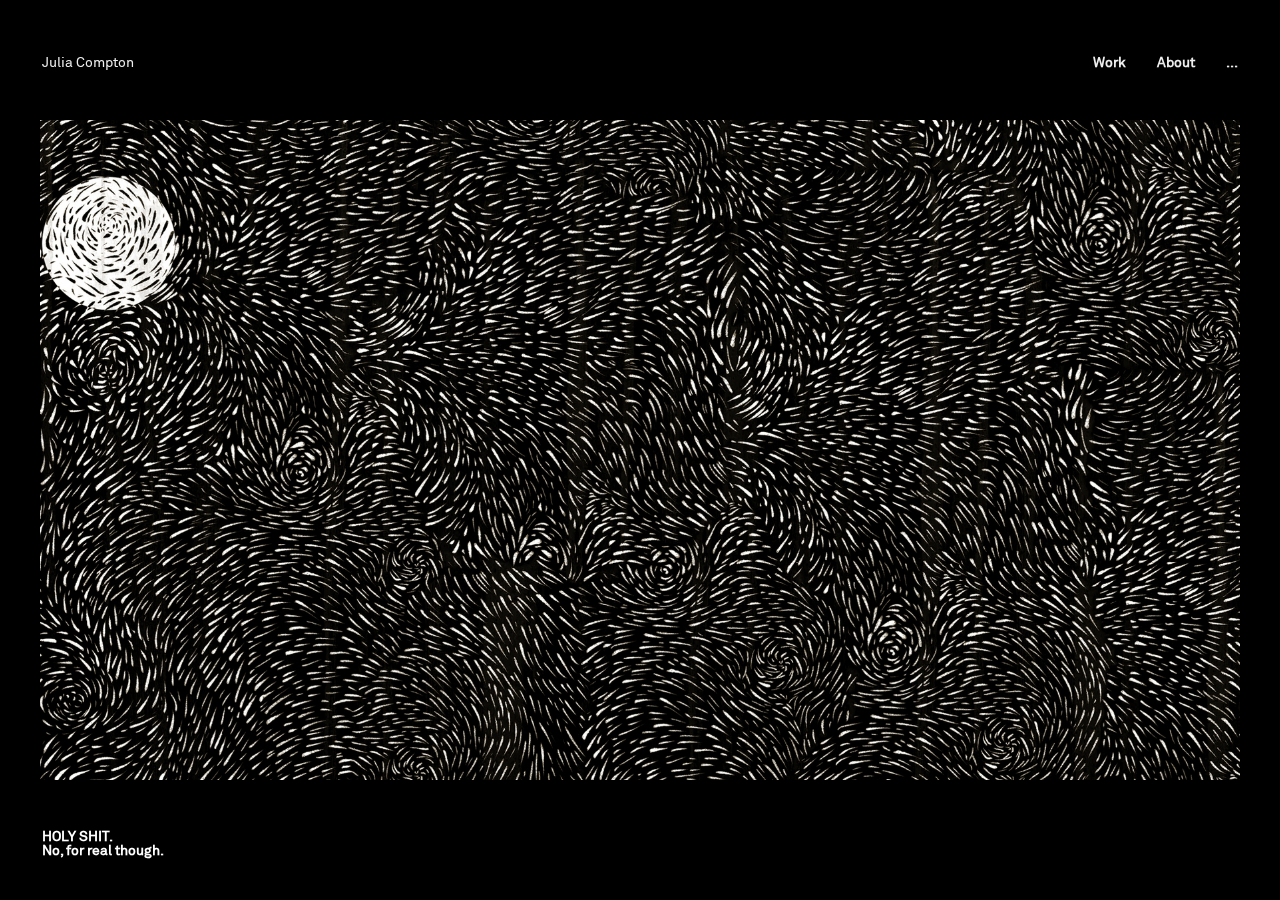
<file: final-project/index.html>
<!DOCTYPE html>
<html>
<head>
	<meta charset="UTF-8">
	<title>Straight Outta</title>

	<meta name="description" content="Julia Compton is a designer living and working in New York City.">

	<link rel="icon" type="image/x-icon" href="img/favicon.ico">

	<link rel="stylesheet" href="css/reset.css">
	<link rel="stylesheet" href="css/main.css">

</head>
<body class="home">


	<header>

		<div class="name">
			<a href="index.html"><h1>Julia Compton</h1></a>
		</div>

		<div class="nav">
			<ul>
				<li><a href="work.html">Work</a></li>
				<li><a href="about.html">About</a></li>				
				<li><a href="uh.html">...</a></li>
			</ul>
		</div>

	</header>

	<div>

		<div class="corner">
			<h2>HOLY SHIT.</h2>
			<p>No, for real though.</p>
		</div>
		
	</div>	


<!-- waaaaaaaaaaaaaaaaaaatch out -->
	<script src="js/main.js"></script>
	<script src="//ajax.googleapis.com/ajax/libs/jquery/1.10.1/jquery.min.js"></script>
</body>
</html>
</file>
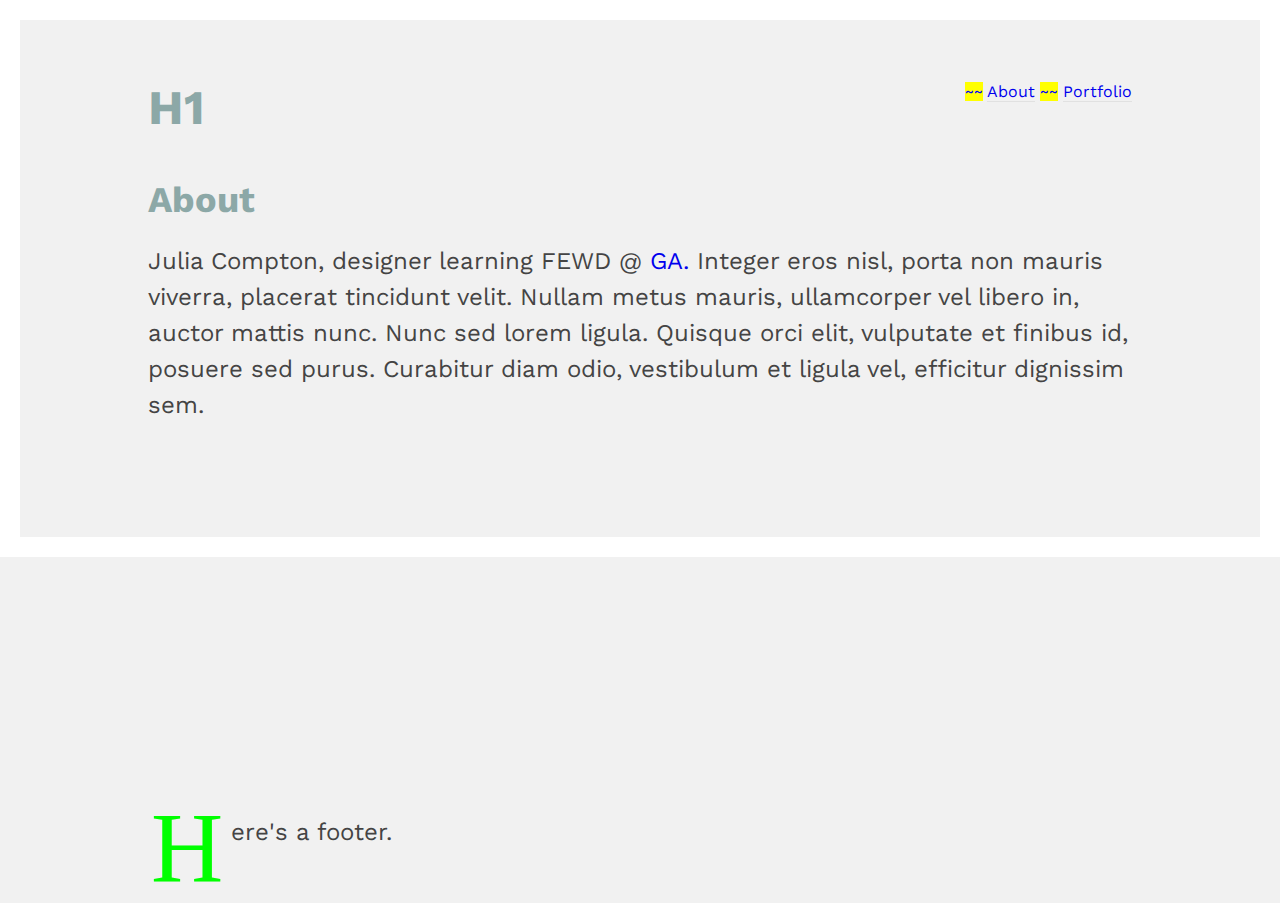
<file: Week1/Homework2/index.html>
<!DOCTYPE html>
<html lang="eng">

<head>
	<meta charset="UTF-8">
	<title>Website Week 1</title>
	<link rel="stylesheet" href="css/reset.css">
	<link rel="stylesheet" href="css/style.css">
	<link href='https://fonts.googleapis.com/css?family=Work+Sans:500,400,700,600' rel='stylesheet' type='text/css'>

</head>

<!-- Continue to work on your portfolio website.
__Add a reset or normalize CSS file.
__Floated elements
__Use a pseudo-class to create a drop-letter/drop-cap in your about page. 
__Use a pseudo-selector to a replace the bullets in your navigation with your own graphic/icon.
-->

<header>
	<nav>
		<h1>H1</h1>
		<div id="nav">
			<ul>
				<li>
					<a href="index.html">About</a>
				</li>
				<li>
					<a href="portfolio.html">Portfolio</a>
				</li>
			</ul>
		</div>
	</nav>
</header>

<section>

	<h2>About</h2>
	<!-- Question! Why on earth is the footer p getting a dropcap, but not this paragraph? -->
	<p>Julia Compton, designer learning FEWD @ <a href="http://www.generalassemb.ly.com" target="blank">GA.</a> Integer eros nisl, porta non mauris viverra, placerat tincidunt velit. Nullam metus mauris, ullamcorper vel libero in, auctor mattis nunc. Nunc sed lorem ligula. Quisque orci elit, vulputate et finibus id, posuere sed purus. Curabitur diam odio, vestibulum et ligula vel, efficitur dignissim sem.</p>

</section>

<footer>
	<p>Here's a footer.</p>
</footer>

</body>
</html>
</file>
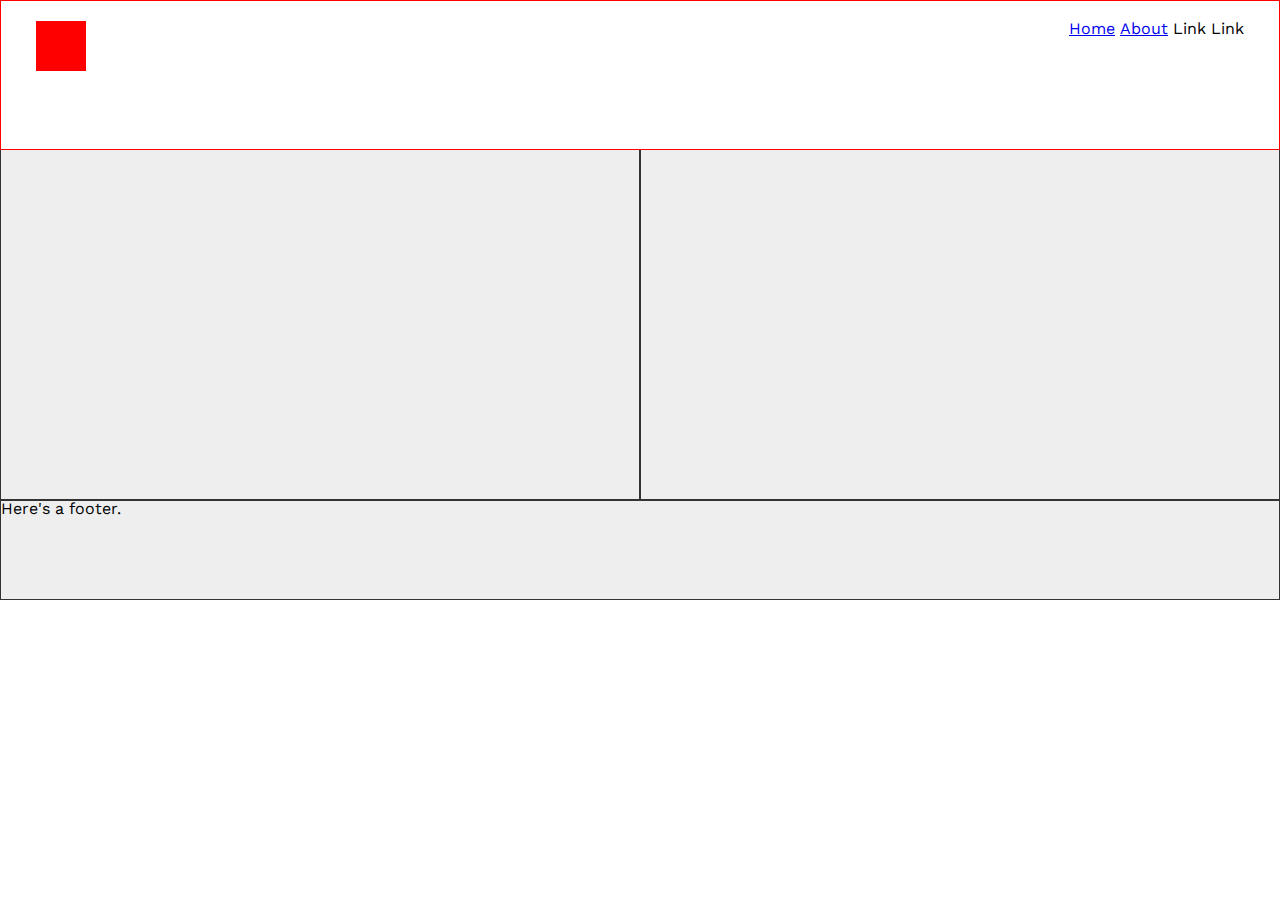
<file: Week2/lab2-1/index.html>
<!DOCTYPE html>
<html lang="eng">

<head>
	<meta charset="UTF-8">
	<title>Rad Layout</title>
	<link rel="stylesheet" href="css/reset.css">
	<link rel="stylesheet" href="css/style.css">
	<link href='https://fonts.googleapis.com/css?family=Work+Sans:500,400,700,600' rel='stylesheet' type='text/css'>
</head>

<body>
	<div class="wrapper">
		<header>
			<nav>
				<span class="logo"></span>
			
				<ul>
					<li><a href="index.html">Home</a></li>
					<li><a href="about.html">About</a></li>
					<li><a href="#"></a>Link</li>
					<li><a href="#"></a>Link</li>
				</ul>
			</nav>

		</header>

		<section class="main-content global-background"></section>
		<section class="side-content global-background"></section>
		<div class="clearfix"></div>

		<footer class="global-background">
			<p>Here's a footer.</p>
		</footer>

	</div>
</body>
</html>
</file>
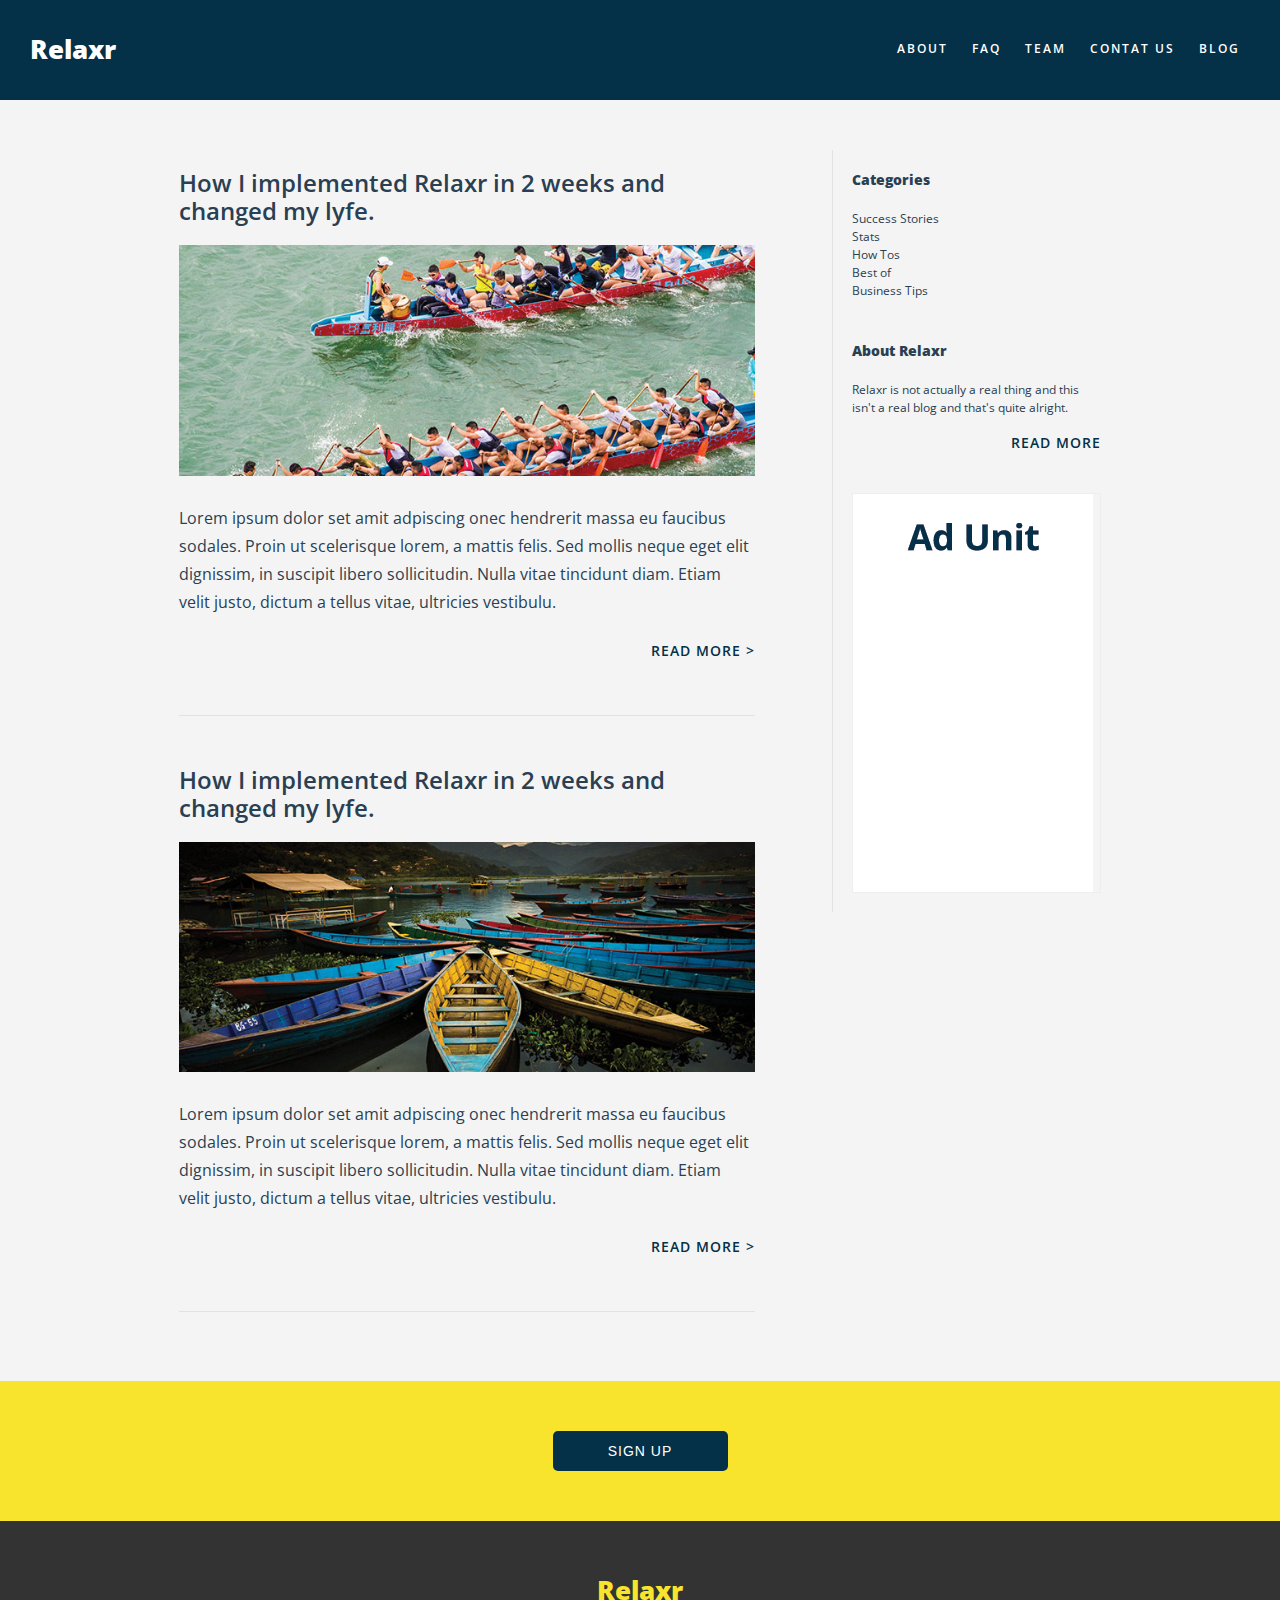
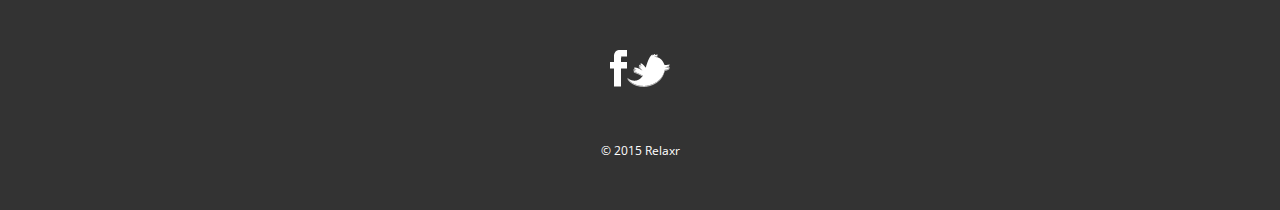
<file: Week2/Relaxr Blog/index.html>
<!DOCTYPE html>
<html lang="en">
	<head>
    	<meta charset="utf-8">
    	<meta name="description" content="Your description goes here">
    	<meta name="keywords" content="one, two, three">

		<title>Relaxr - Blog</title>

		<!-- external CSS link -->
		<link rel="stylesheet" href="css/reset.css">
		<link rel="stylesheet" href="css/style.css">

		<!-- Goolge Fonts -->
		<link href='https://fonts.googleapis.com/css?family=Open+Sans:400,300,300italic,800,600' rel='stylesheet' type='text/css'>

	</head>


	<body>

		<nav>
			<span class="logo">Relaxr</a></span>
				<ul class="links">
					<li><a href="#">About</a></li>
					<li><a href="#">FAQ<a></li>
					<li><a href="#">Team</a></li>
					<li><a href="#">Contat Us</a></li>
					<li><a href="#">Blog</a></li>
				</ul>
		</nav>

		<div id="container">
			

			<section class="blog-main">

				<article class="post">
					<h2>How I implemented Relaxr in 2 weeks and changed my lyfe.</h2>
					<img src="images/blog_photo1.jpg">
					<p>Lorem ipsum dolor set amit adpiscing onec hendrerit massa eu faucibus sodales. Proin ut scelerisque lorem, a mattis felis. Sed mollis neque eget elit dignissim, in suscipit libero sollicitudin. Nulla vitae tincidunt diam. Etiam velit justo, dictum a tellus vitae, ultricies vestibulu.</p>
					<p class="read-more"><a href="#">Read More ></a></p>
				</article>
				<article class="post">
					<h2>How I implemented Relaxr in 2 weeks and changed my lyfe.</h2>
					<img src="images/blog_photo2.jpg">
					<p>Lorem ipsum dolor set amit adpiscing onec hendrerit massa eu faucibus sodales. Proin ut scelerisque lorem, a mattis felis. Sed mollis neque eget elit dignissim, in suscipit libero sollicitudin. Nulla vitae tincidunt diam. Etiam velit justo, dictum a tellus vitae, ultricies vestibulu.</p>
					<p class="read-more"><a href="#">Read More ></a></p>
				</article>

			</section>

			<section class="blog-side">

				<div>
					<h3>Categories</h3>
					<ul>
						<li>Success Stories</li>
						<li>Stats</li>
						<li>How Tos</li>
						<li>Best of</li>
						<li>Business Tips</li>
					</ul>
				</div>

				<div>
					<h3>About Relaxr</h3>
					<p>Relaxr is not actually a real thing and this isn't a real blog and that's quite alright.</p>
					<p class="side-link"><a href="#">Read More</a></p>
				</div>

				<div class="ad-unit"></div>

			</section>


		</div><!-- #container -->

		<section class="clear sign-up">
			<button>Sign Up</button>
		</section>


		<footer class="clear">
			<div class="logo">Relaxr</div>
			<div class="social">
				<a href="#"><img src="images/facebook.png"></a><a href="#"><img src="images/twitter.png"></a>
			</div>
			<p>© 2015 Relaxr</p>
		</footer>


	</body>

</html>
</file>
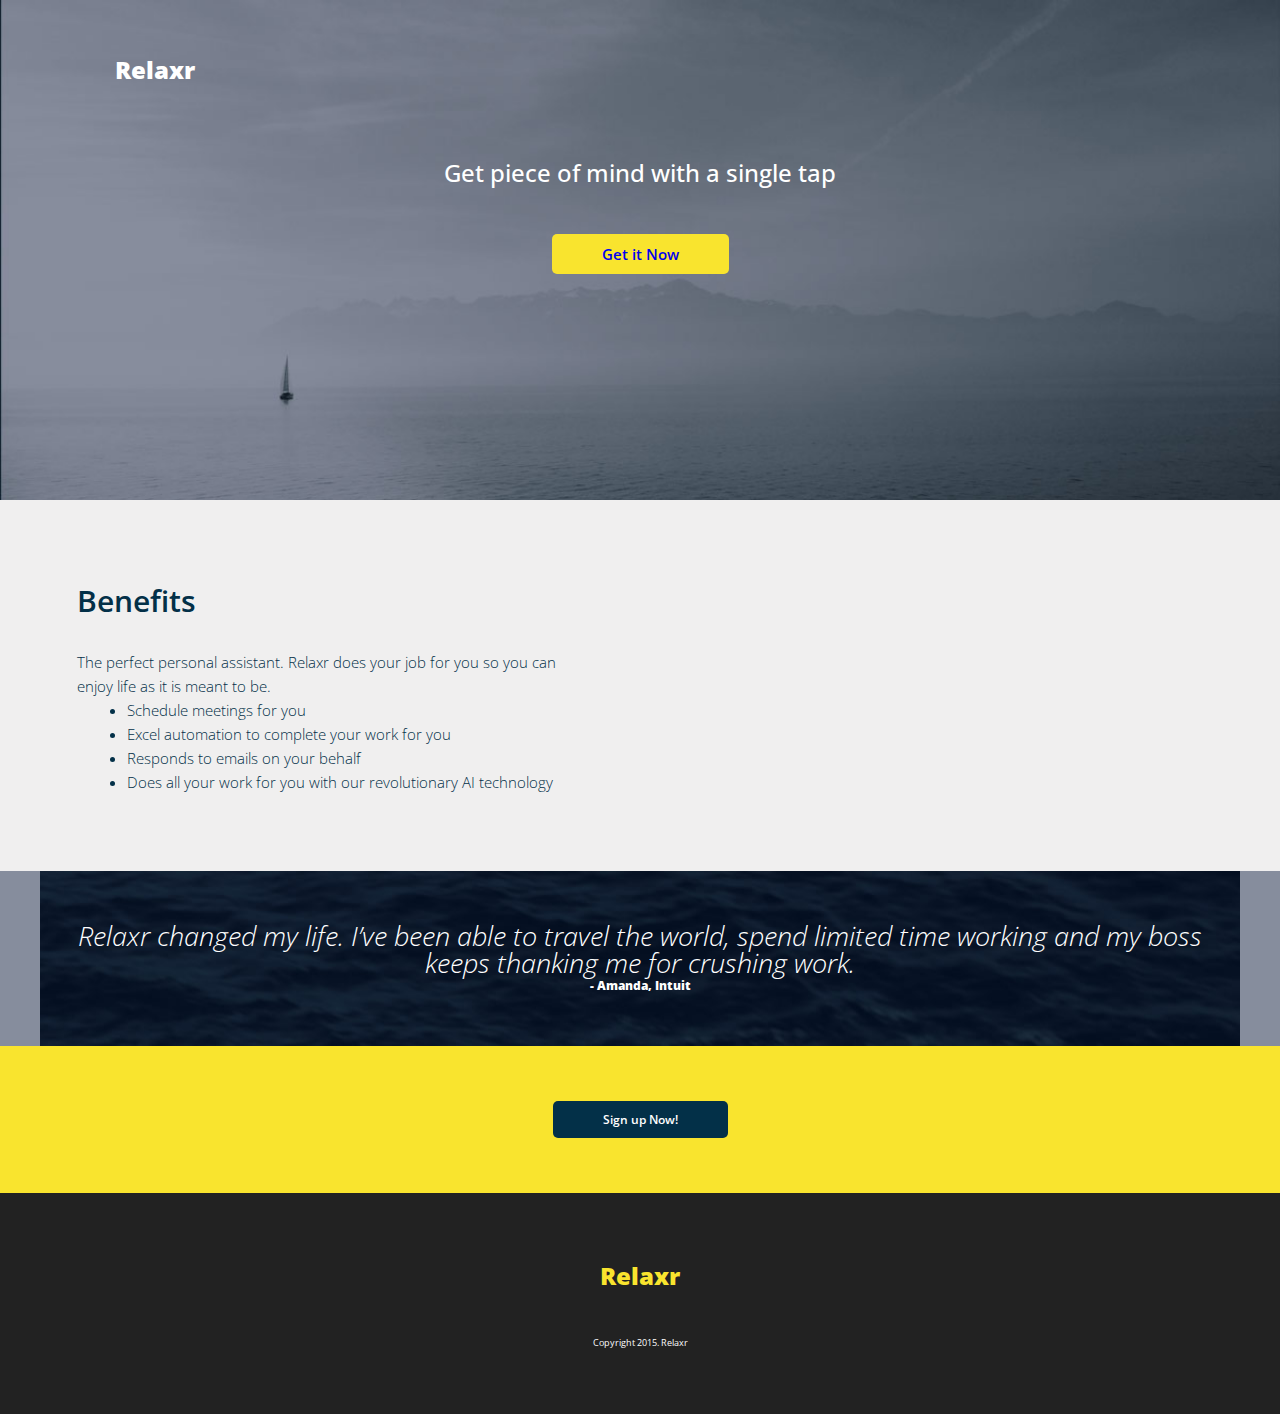
<file: Week2/Relaxr/index.html>
<!DOCTYPE html>
<html lang="en">
	<head>
    	<meta charset="utf-8">
    	<meta name="description" content="Your description goes here">
    	<meta name="keywords" content="one, two, three">

		<title>Blank Template</title>

		<!-- external CSS link -->
		<link href='https://fonts.googleapis.com/css?family=Open+Sans:400,300,300italic,800,600' rel='stylesheet' type='text/css'>
		<link rel="stylesheet" href="css/reset.css">
		<link rel="stylesheet" href="css/style.css">

	</head>
	<body>
		<div id="container">
			
			<header>
				<nav>
					<span class="logo">Relaxr</h1>
				</nav>
				<div class="hero">
					<h1>Get piece of mind with a single tap</h1>
					<a href="#" class="btn">Get it Now</a>
				</div>
			</header>

			<section> 
				<div class="overview">
					<h2>Benefits</h2>
					<p>The perfect personal assistant. Relaxr does your job for you so you can enjoy life as it is meant to be.</p>
					<ul>
						<li>Schedule meetings for you</li>
						<li>Excel automation to complete your work for you</li>
						<li>Responds to emails on your behalf</li>
						<li>Does all your work for you with our revolutionary AI technology</li>
					</ul>
				</div>
			</section>

			<section class="testimonial">
				<p>Relaxr changed my life. I’ve been able to travel the world, spend limited time working and my boss keeps thanking me for crushing work.</p>
				<span> - Amanda, Intuit </span>
			</section>
			<div class="cta-sign-up">
				<a href="#" class="btn-2">Sign up Now!</a>
			</div>


			<footer>
				<span class="logo">Relaxr</span>
				<p class="copyright">Copyright 2015. Relaxr</p>
				
			</footer>
		</div><!-- #container -->
	</body>
</html>
</file>
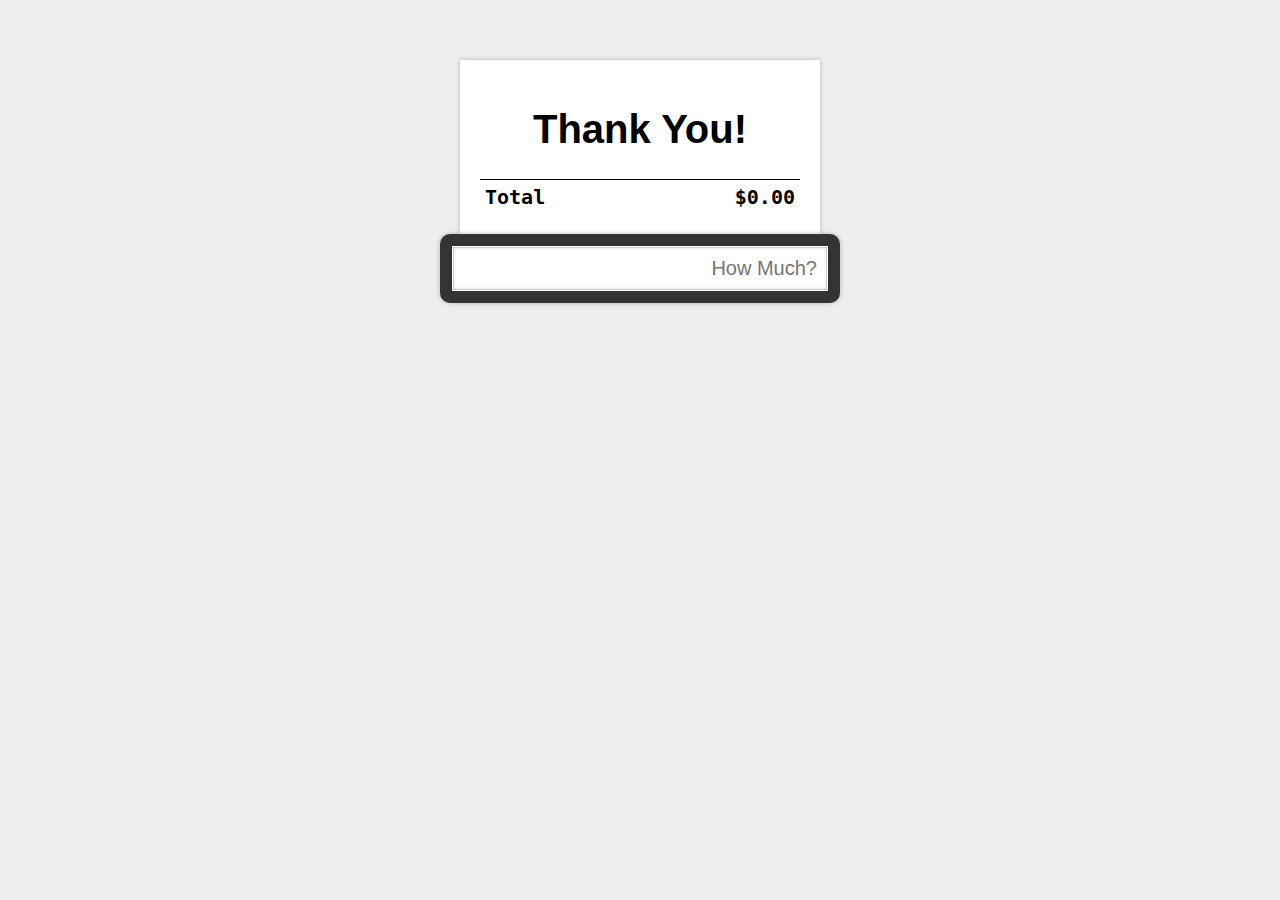
<file: Week4/lab-jq/index.html>
<!DOCTYPE html>
<html>
<head>
	<meta charset="UTF-8">
	<title>Cash Register - CodePen</title>
	<link rel="stylesheet" href="css/main.css">
</head>
<body>
	
	<div id="register">
		<div id="ticket">
			<h1>Thank You!</h1>
			<table>
				<tbody id="entries">
				</tbody>
				<tfoot>
					<tr>
						<th>Total</th>
						<th id="total">$0.00</th>
					</tr>
				</tfoot>
			</table>
		</div>
		<form id="entry">
			<input id="newEntry" autofocus placeholder="How Much?">
		</form>
	</div>

	<script src="js/main.js"></script>

</body>
</html>
</file>
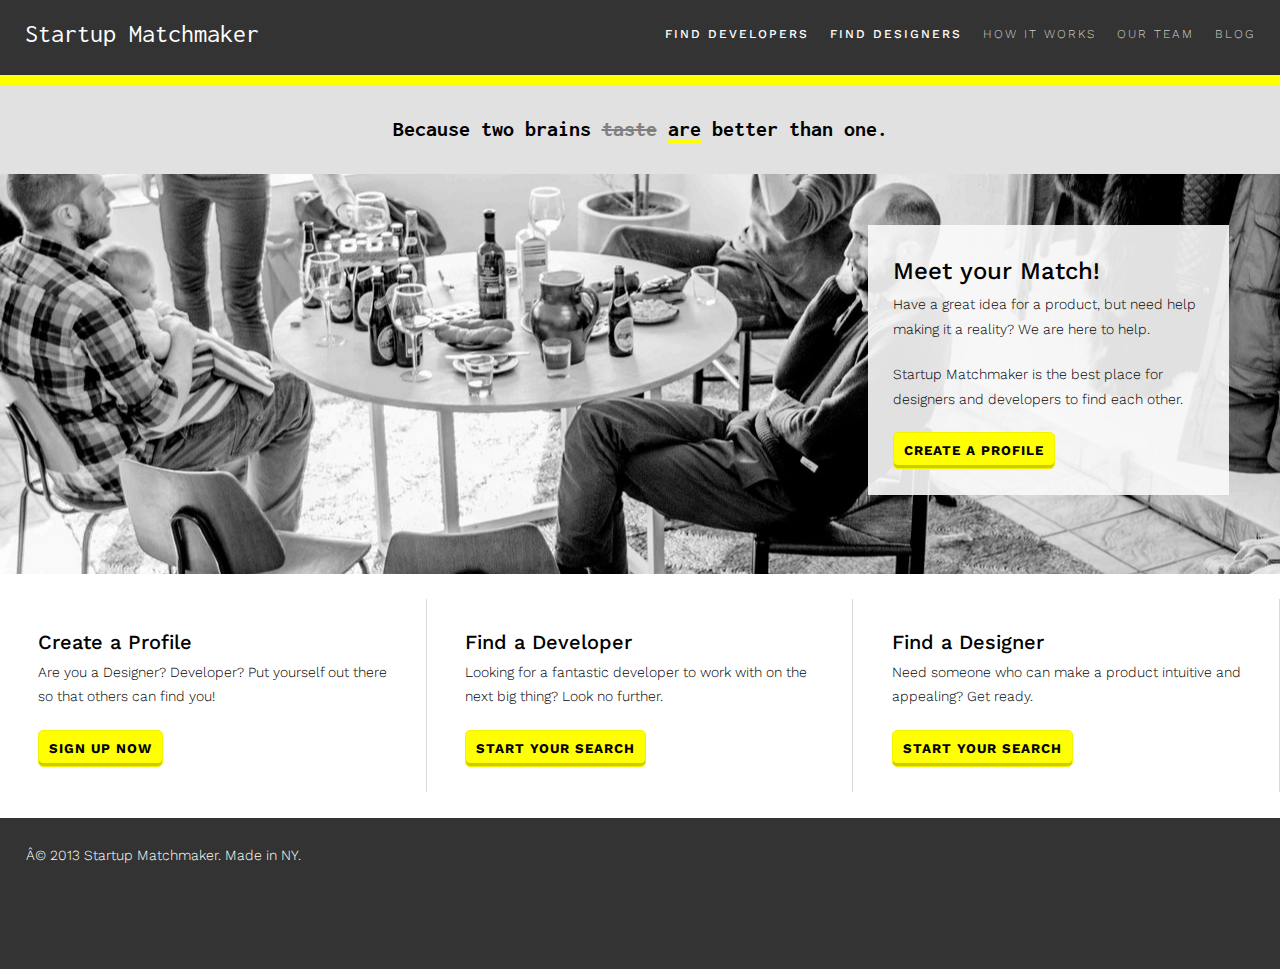
<file: Week5/Class_6_lab/index.html>
<!DOCTYPE html> 
<html lang=”en”>

<head>

<meta charset=”UTF-8″> 

 <title>Startup Matchmaker</title>

 <link rel="stylesheet" href="css/reset.css">
 <link rel="stylesheet" href="css/main.css">


 <link href='https://fonts.googleapis.com/css?family=Inconsolata:400,700' rel='stylesheet' type='text/css'>

 <link href='https://fonts.googleapis.com/css?family=Work+Sans:300,500,800' rel='stylesheet' type='text/css'>

</head> 

<body> 
	

	<nav class="cf">
		<h1>Startup Matchmaker</h1>
		<ul>
			<li><a href="developers.html">FIND DEVELOPERS</a></li>
			<li><a href="#">FIND DESIGNERS</a></li>
			<li><a href="#">how it works</a></li>
			<li><a href="#">our team</a></li>
			<li><a href="#">blog</a></li>
		</ul>
	</nav>
	
	<header>

		<div class="small-banner">
			<p class="tagline">Because two brains <del>taste</del> <ins>are</ins> better than one.</p>
		</div>

		<div class="main-banner">
			<div class="callout">
				<h2>Meet your Match!</h2>
					<p>Have a great idea for a product, but need help making it a reality? We are here to help.</p>
					<p>Startup Matchmaker is the best place for designers and developers to find each other.</p>

					<button>CREATE A PROFILE</button>
			</div>
		</div>

	</header>
	
	<section class="touts">
		<section class="tout">

			<h3>Create a Profile<h3>
			<p>Are you a Designer? Developer? Put yourself out there so that others can find you!</p>

			<button>SIGN UP NOW</button>

		</section>

		<section class="tout">

			<h3>Find a Developer<h3>
			<p>Looking for a fantastic developer to work with on the next big thing? Look no further.</p>

			<button>START YOUR SEARCH</button>
				
		</section>

		<section class="tout">

			<h3>Find a Designer<h3>
			<p>Need someone who can make a product intuitive and appealing? Get ready.</p>

			<button>START YOUR SEARCH</button>
				
		</section>		

	</section>

	<footer><p>© 2013 Startup Matchmaker. Made in NY.</p></footer>


</body> 

</html>
</file>
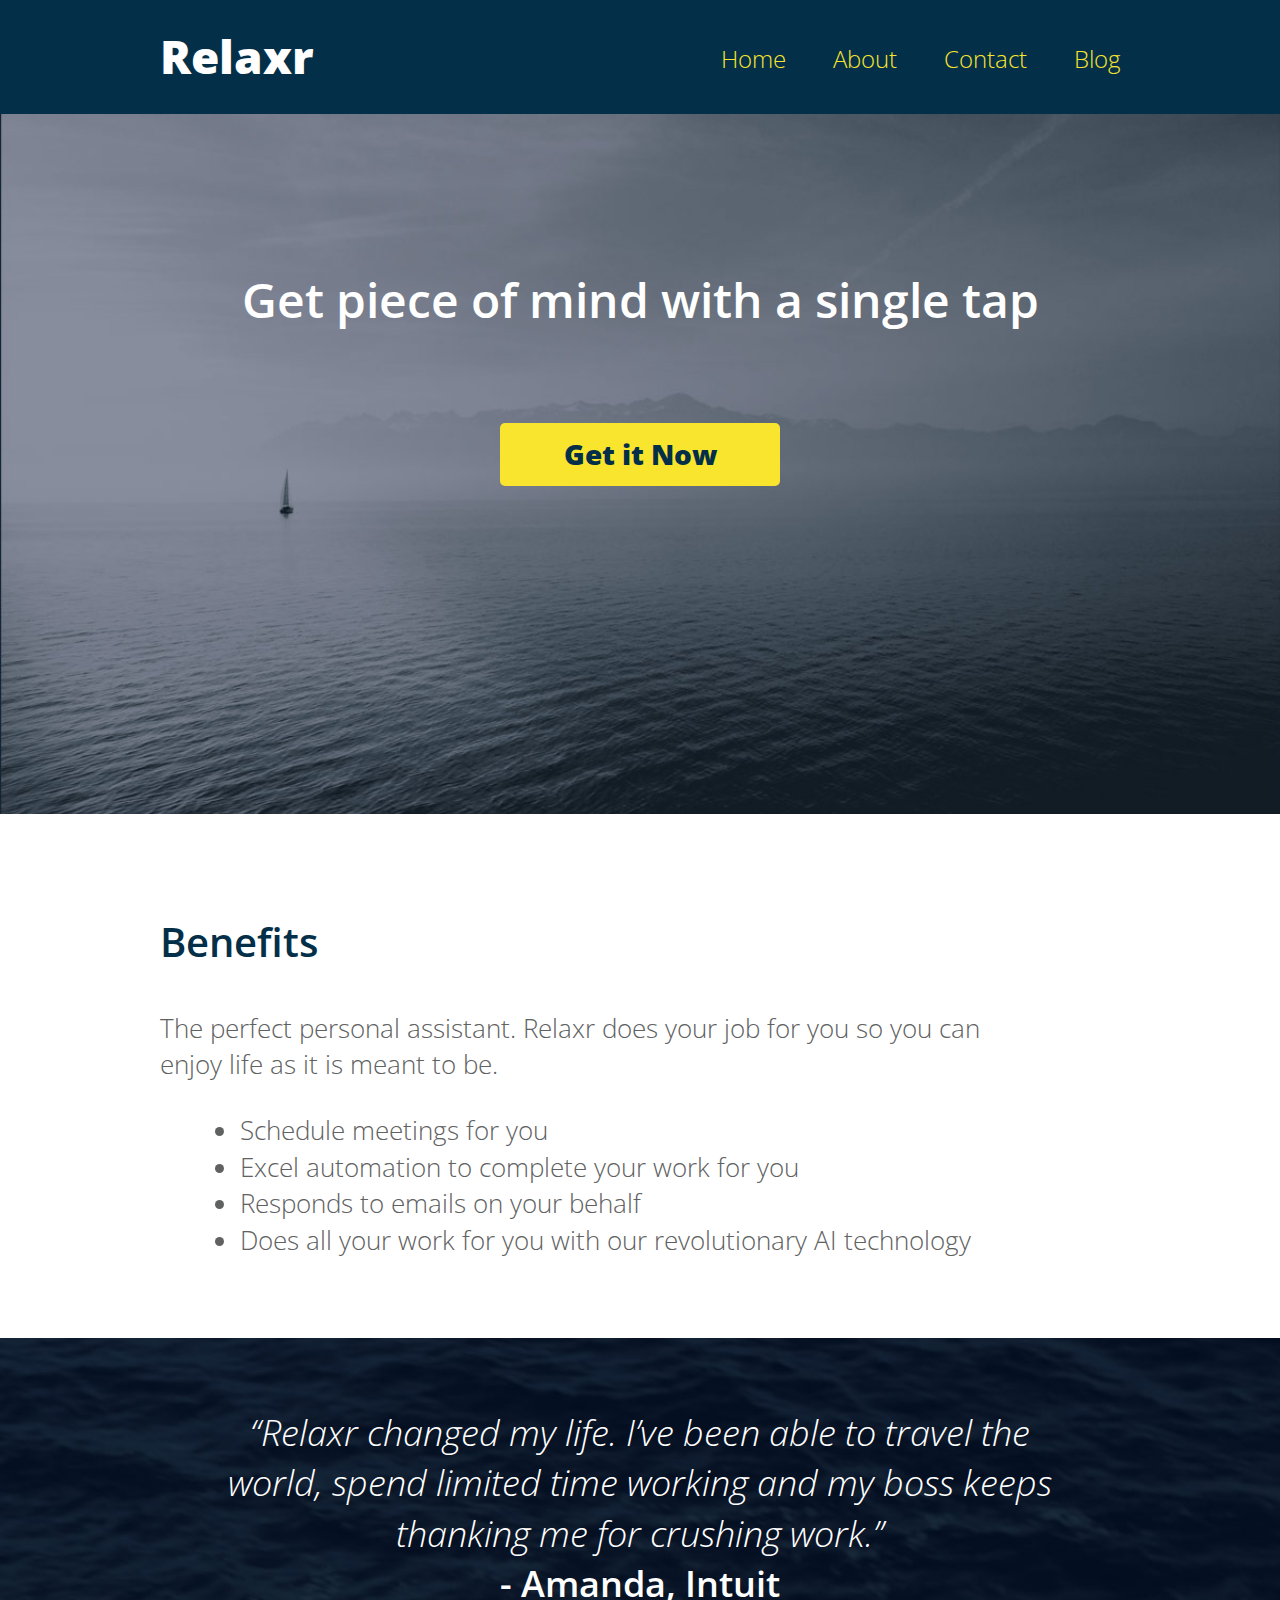
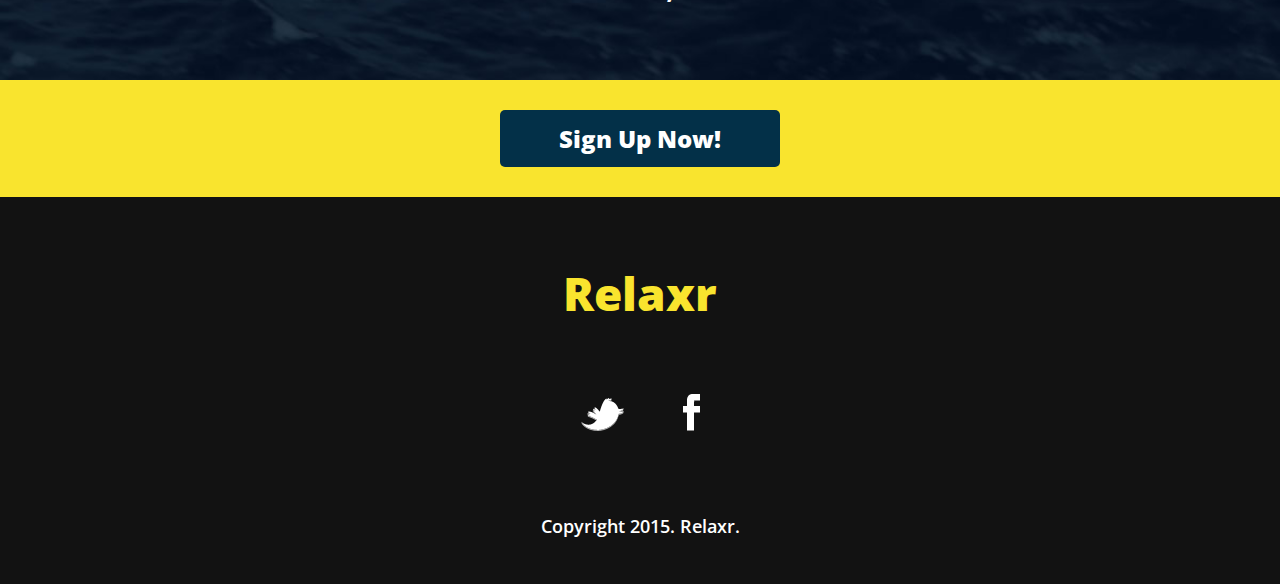
<file: Week6/Homework/index.html>
<!DOCTYPE html>
<html lang="en">
	<head>
    	<meta charset="utf-8">
    	<meta name="description" content="The perfect personal assistant. Relaxr does your job for you so you can enjoy life as it is meant to be.">

		<title>Relaxr Landing Page</title>
		<link href='http://fonts.googleapis.com/css?family=Open+Sans:300italic,300,600,800' rel='stylesheet' type='text/css'>

		<!-- external CSS link -->
		<link rel="stylesheet" href="css/reset.css">
		<link rel="stylesheet" href="css/style.css">

		 <script src="https://code.jquery.com/jquery-1.10.2.js"></script>

	</head>
	<body>
		<header>
			<div class="container">
				<h1 class="logo">Relaxr</h1>
				<nav>
					<ul>
						<li><a href="index.html">Home</a></li>
						<li><a href="#">About</a></li>
						<li><a href="#">Contact</a></li>
						<li><a href="blog.html">Blog</a></li>
					</ul>
				</nav>
			</div>

			<!-- mobile nav -->
			<div class="mobile-menu-btn">
				<a class="btn-open" href="#">Menu</a>
			</div>
			<div class="overlay">
				<div class="wrap">
					<ul class="wrap-nav">
						<li><h1 class="logo">Relaxr</h1></li>
						<li><a href="#">Home</a></li>
						<li><a href="#">About</a></li>
						<li><a href="#">Contact</a></li>
						<li><a href="#">Blog</a></li>
					</ul>
				</div>
			</div>
			<!-- end mobile nav -->

		</header>
		<section id="hero">
			<div class="container">
				<h2>Get piece of mind with a single tap</h2>
				<a class="button yellow" href="#">Get it Now</a>
			</div>
		</section>
		<section id="benefits">
			<div class="container">
				<h3>Benefits</h3>
				<p>The perfect personal assistant. Relaxr does your job for you so you can enjoy life as it is meant to be.</p>
				<ul>
					<li>Schedule meetings for you</li>
					<li>Excel automation to complete your work for you</li>
					<li>Responds to emails on your behalf</li>
					<li>Does all your work for you with our revolutionary AI technology</li>
				</ul>
			</div>
		</section>
		<section id="testimonial">
			<div class="container">
				<blockquote>&ldquo;Relaxr changed my life. I&rsquo;ve been able to travel the world, spend limited time working and my boss keeps thanking me for crushing work.&rdquo;
				<span>- Amanda, Intuit</span></blockquote>
			</div>
		</section>
		<aside id="bottom-cta">
			<a class="button blue" href="#">Sign Up Now!</a>
		</aside>
		<footer>
			<h4 class="logo">Relaxr</h4>

			<ul>
				<li><a href="#"><img src="images/twitter.png" alt="Twitter logo"></a></li>
				<li><a href="#"><img src="images/facebook.png" alt="Facebook logo"></a></li>
			</ul>

			<p class="copyright">Copyright 2015. Relaxr.</p>
		</footer>

	<script>
			$(document).ready(function(){
		    $(".mobile-menu-btn a").click(function(){
		       $(".overlay").fadeToggle(300);
		       $(this).toggleClass('btn-open').toggleClass('btn-close');
		    });
		});
		$('.overlay').on('click', function(){
		    $(".overlay").fadeToggle(300);   
		    $(".mobile-menu-btn a").toggleClass('btn-open').toggleClass('btn-close');
		    open = false;
		});
	</script>



	</body>
</html>
</file>
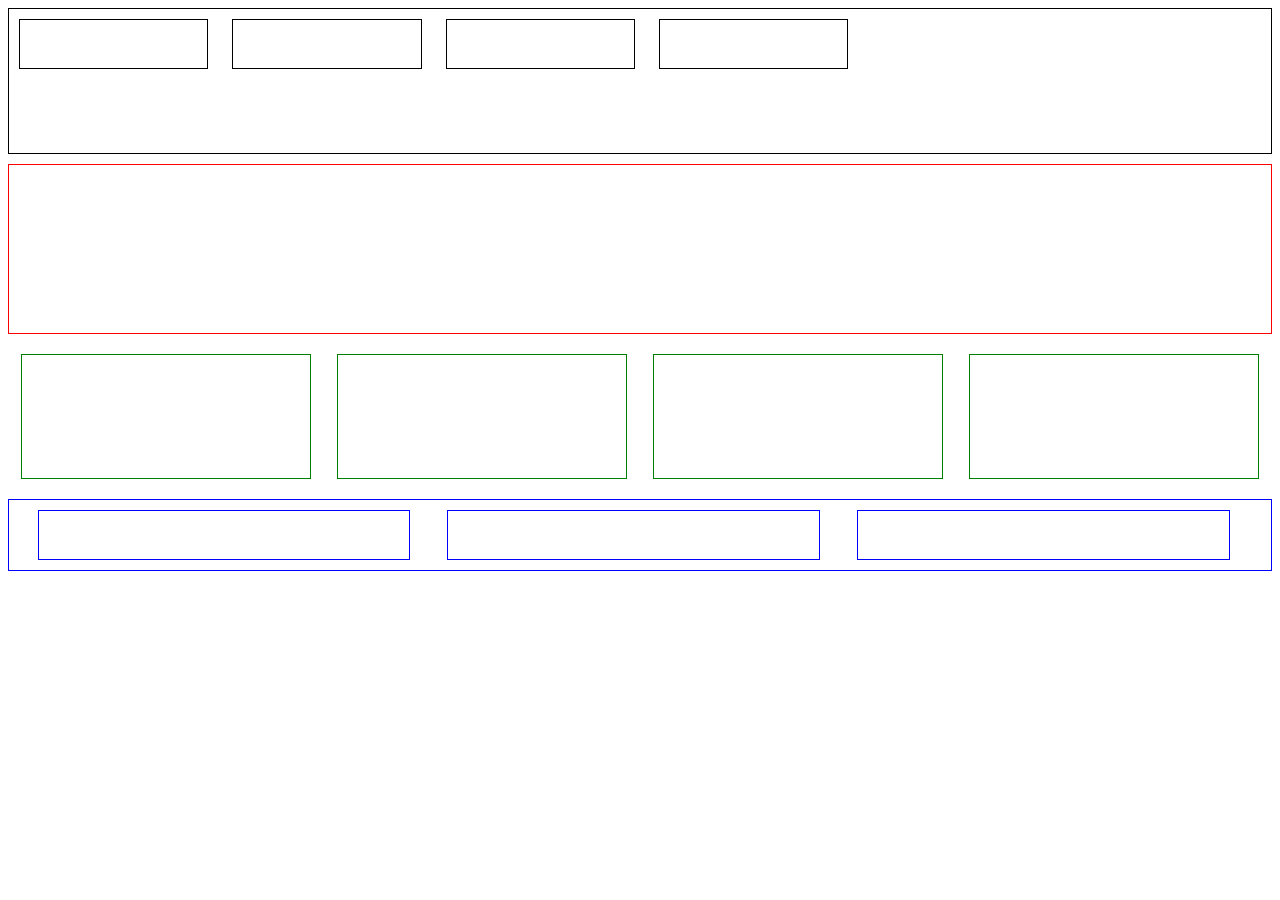
<file: Week6/startup-matchmaker-responsive/index.html>
<!DOCTYPE html>
<html><head><meta http-equiv="Content-Type" content="text/html; charset=windows-1252">
	<title>Desktop Boxes</title>
	<link rel="stylesheet" href="main.css">
<style type="text/css"></style></head>
<body>

	<header>
		<nav>
			<ul>
				<li></li>
				<li></li>
				<li></li>
				<li></li>
			</ul>

			<div class="lines">
				<div class="line"></div>
				<div class="line"></div>
				<div class="line"></div>
			</div>
		</nav>

	</header>

	<main>
	</main>

	<div class="asides">
		<aside></aside>
		<aside></aside>
		<aside></aside>
		<aside></aside>
	</div>

	<footer>
		<section></section>
		<section></section>
		<section></section>
	</footer>
</body>
</html>
</file>
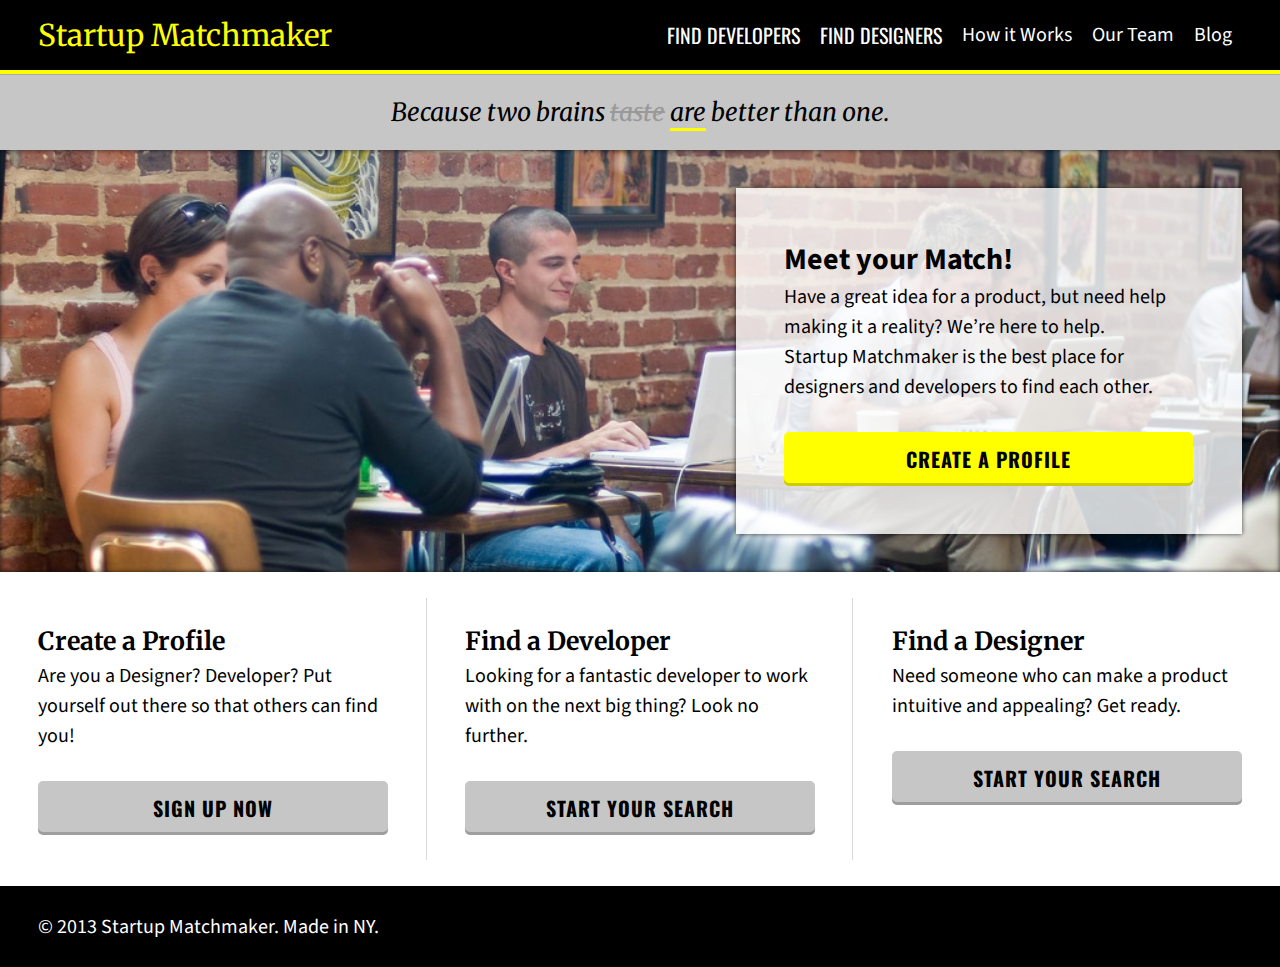
<file: Week6/startup-responsive-answer/index.html>
<!doctype html>
<html lang="en-us">
<head>
	<meta charset="utf-8">
	<title>Startup Matchmaker</title>
	<meta name="viewport" content="width=device-width, initial-scale=1">
	<link href='http://fonts.googleapis.com/css?family=Source+Sans+Pro:400,700|Oswald:700|Merriweather:700,700italic' rel='stylesheet' type='text/css'>
	<link rel="stylesheet" href="css/reset.css">
	<link rel="stylesheet" href="css/main.css">
</head>
<body>
	<header id="page-header">
		<div class="wrapper">
			<h1><a href="index.html">Startup Matchmaker</a></h1>
			<nav>
				<ul>
					<li><div class="line"></div><div class="line"></div><div class="line"></div></li>
					<li><strong><a href="developers.html">Find Developers</a></strong></li>
					<li><strong><a href="designers.html">Find Designers</a></strong></li>			
					<li><a href="how.html">How it Works</a></li>			
					<li><a href="team.html">Our Team</a></li>			
					<li><a href="blog.html">Blog</a></li>			
				</ul>
			</nav>
		</div>
	</header>
	<p class="tagline">Because two brains <del>taste</del> <ins>are</ins> better than&nbsp;one.</p>
	<section class="banner">
		<div class="wrapper">
			<div class="blurb">
				<h2>Meet your Match!</h2>
				<p>Have a great idea for a product, but need help making it a reality? We’re here to help.</p>
				<p>Startup Matchmaker is the best place for designers and developers to find each other.</p>
				<a class="button" href="#">Create a Profile</a>
			</div>
		</div>
	</section>
	<div class="wrapper">
		<section class="touts">
			<section class="tout">
				<header>
					<h3>Create a Profile</h3>
				</header>
				<p>Are you a Designer? Developer? Put yourself out there so that others can find you!</p>
				<a class="button" href="#">Sign Up Now</a>
			</section>
			<section class="tout">
				<header>
					<h3>Find a Developer</h3>
				</header>
				<p>Looking for a fantastic developer to work with on the next big thing? Look no further.</p>
				<a class="button" href="#">Start Your Search</a>
			</section>
			<section class="tout">
				<header>
					<h3>Find a Designer</h3>
				</header>
				<p>Need someone who can make a product intuitive and appealing? Get ready.</p>
				<a class="button" href="#">Start Your Search</a>
			</section>
		</section>
	</div>
	<footer>
		<div class="wrapper">
			© 2013 Startup Matchmaker. Made in NY.
		</div>
	</footer>
	<script src="js/main.js"></script>
</body>
</html>
</file>
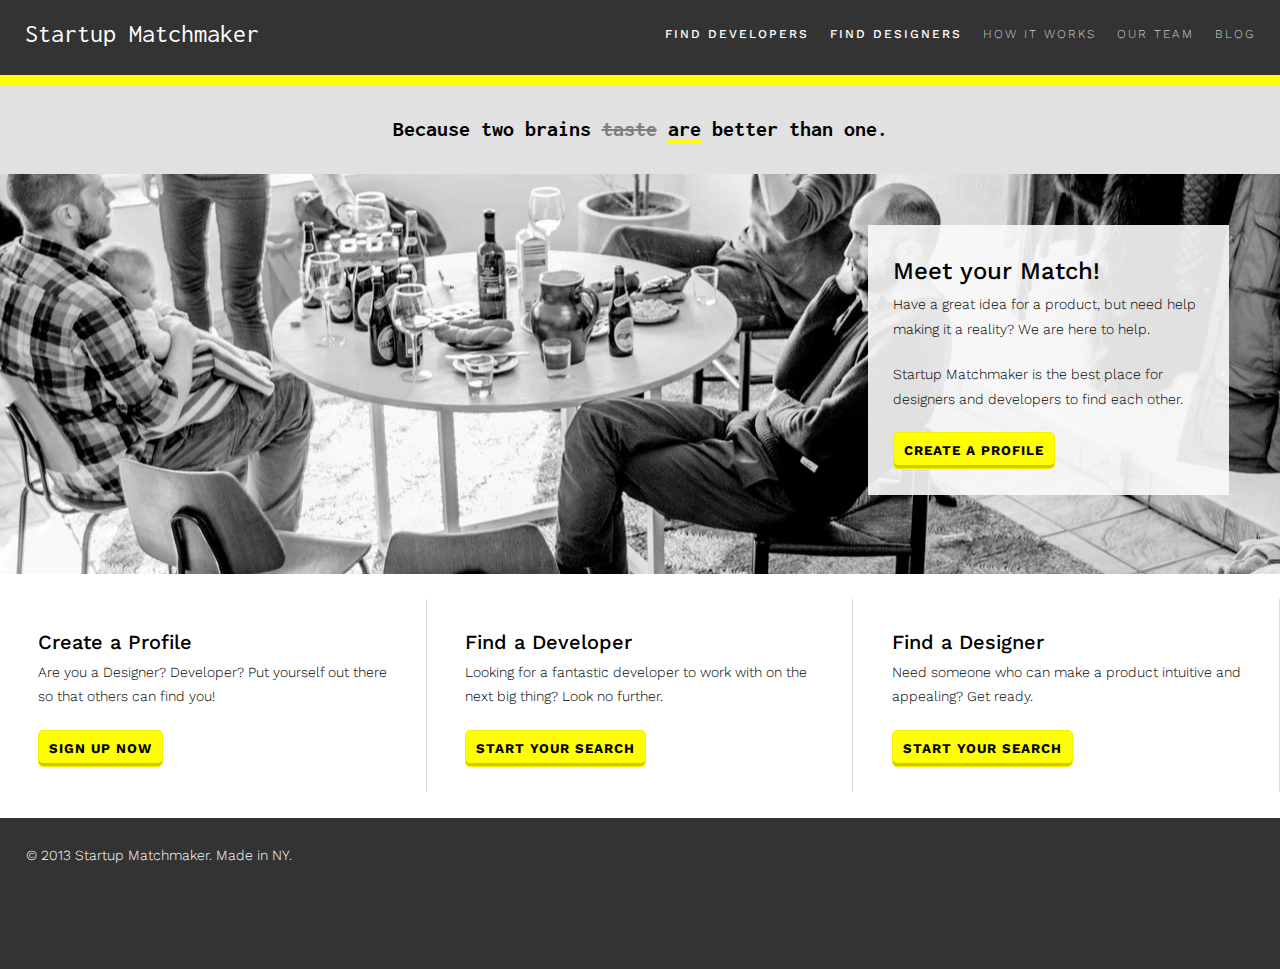
<file: Week6/startup-responsive-lab/index.html>
<!DOCTYPE html> 
<html lang=”en”>

<head>

<meta charset=”UTF-8″> 

 <title>Startup Matchmaker</title>

 <link rel="stylesheet" href="css/reset.css">
 <link rel="stylesheet" href="css/main.css">
 <script src="https://code.jquery.com/jquery-1.10.2.js"></script>

 <link href='https://fonts.googleapis.com/css?family=Inconsolata:400,700' rel='stylesheet' type='text/css'>
 <link href='https://fonts.googleapis.com/css?family=Work+Sans:300,500,800' rel='stylesheet' type='text/css'>


</head> 

<body> 

<header>

		<h1>Startup Matchmaker</h1>

		<ul id="nav">
			<li><a href="developers.html">FIND DEVELOPERS</a></li>
			<li><a href="#">FIND DESIGNERS</a></li>
			<li><a href="#">how it works</a></li>
			<li><a href="#">our team</a></li>
			<li><a href="#">blog</a></li>
		</ul>

		<div id="hamburger"> 
			<img id="hamburger-icon" class="img-swap" src="images/hamburger-icon.png" >
		</div>

		<ul id="mobile-nav">
			<li><a href="developers.html">FIND DEVELOPERS</a></li>
			<li><a href="#">FIND DESIGNERS</a></li>
			<li><a href="#">how it works</a></li>
			<li><a href="#">our team</a></li>
			<li><a href="#">blog</a></li>
		</ul>

</header>	


		<div class="small-banner cf">
			<p class="tagline">Because two brains <del>taste</del> <ins>are</ins> better than one.</p>
		</div>

		<div class="main-banner">
			<div class="callout">
				<h2>Meet your Match!</h2>
					<p>Have a great idea for a product, but need help making it a reality? We are here to help.</p>
					<p>Startup Matchmaker is the best place for designers and developers to find each other.</p>

					<button>CREATE A PROFILE</button>
			</div>
		</div>


	
	<section class="touts">
		<section class="tout">

			<h3>Create a Profile<h3>
			<p>Are you a Designer? Developer? Put yourself out there so that others can find you!</p>

			<button>SIGN UP NOW</button>

		</section>

		<section class="tout">

			<h3>Find a Developer<h3>
			<p>Looking for a fantastic developer to work with on the next big thing? Look no further.</p>

			<button>START YOUR SEARCH</button>
				
		</section>

		<section class="tout">

			<h3>Find a Designer<h3>
			<p>Need someone who can make a product intuitive and appealing? Get ready.</p>

			<button>START YOUR SEARCH</button>
				
		</section>		

	</section>

	<footer><p>&#xA9; 2013 Startup Matchmaker. Made in NY.</p></footer>

<!-- NOTE: One thing I couldn't figure out — if I put this in my main.js file and linked it, it stopped working -->

 <script>
$( "#hamburger" ).click(function() {
  $( "#mobile-nav" ).slideToggle( "slow" );

});
</script>


</body> 

</html>
</file>
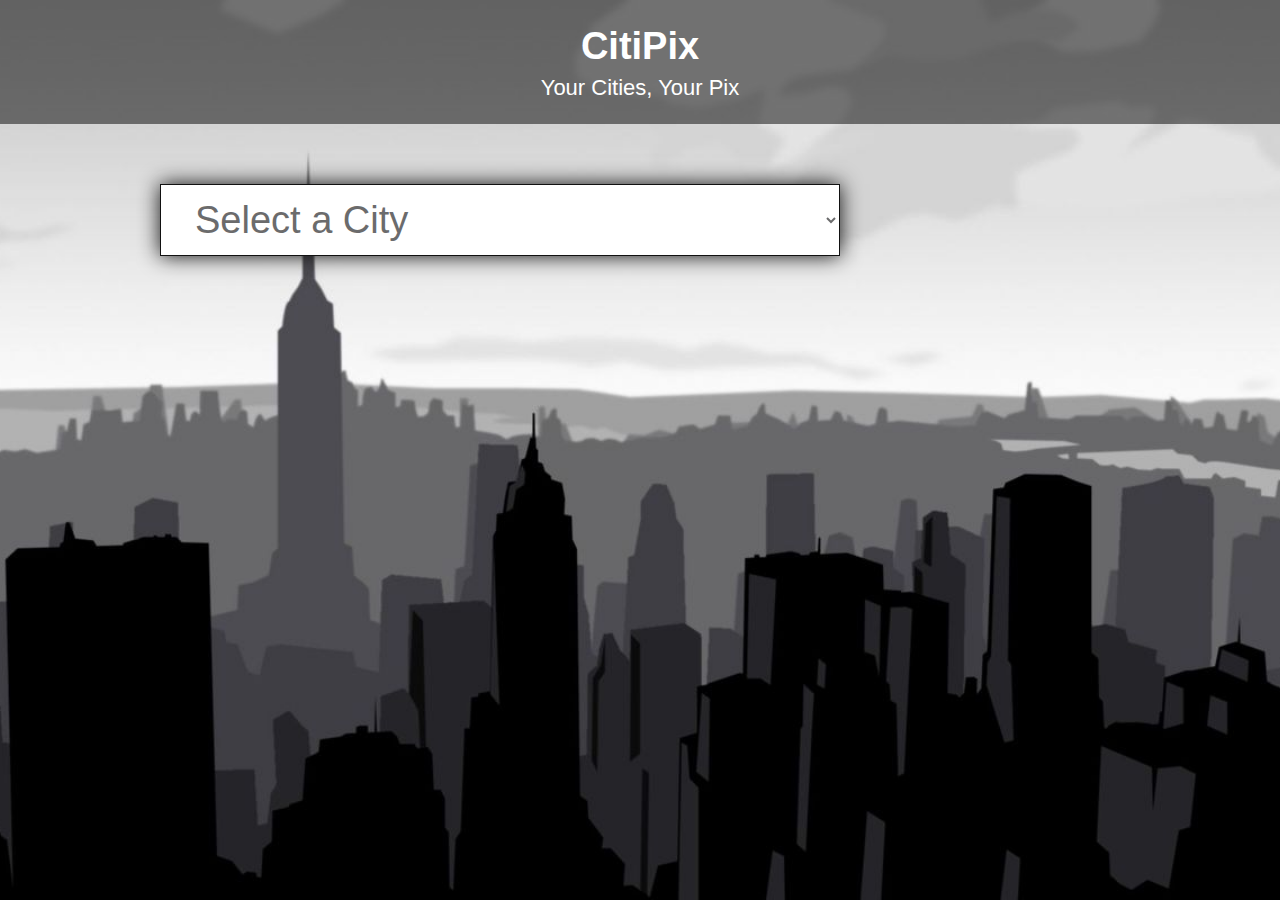
<file: Week7/starter_code/index.html>
<!DOCTYPE html>
<html lang="en">
	<head>
    	<meta charset="utf-8">
    	<meta name="description" content="Your description goes here">
    	<meta name="keywords" content="one, two, three">

		<title>City Background</title>

		<!-- external CSS link -->
		<link rel="stylesheet" href="css/reset.css">
		<link rel="stylesheet" href="css/style.css">


	</head>
	<body>
		<header>
			<div class="title">
				<h1>CitiPix</h1>
				<p>Your Cities, Your Pix</p>
			</div>
		</header>
			<div class="container">
				<form>
					<select id="city-type">
						<option>Select a City</option>
					</select>
				</form>
			</div>

	<script src="https://ajax.googleapis.com/ajax/libs/jquery/2.1.4/jquery.min.js"></script>
		<script src="js/main.js"></script>


	</body>
</html>
</file>
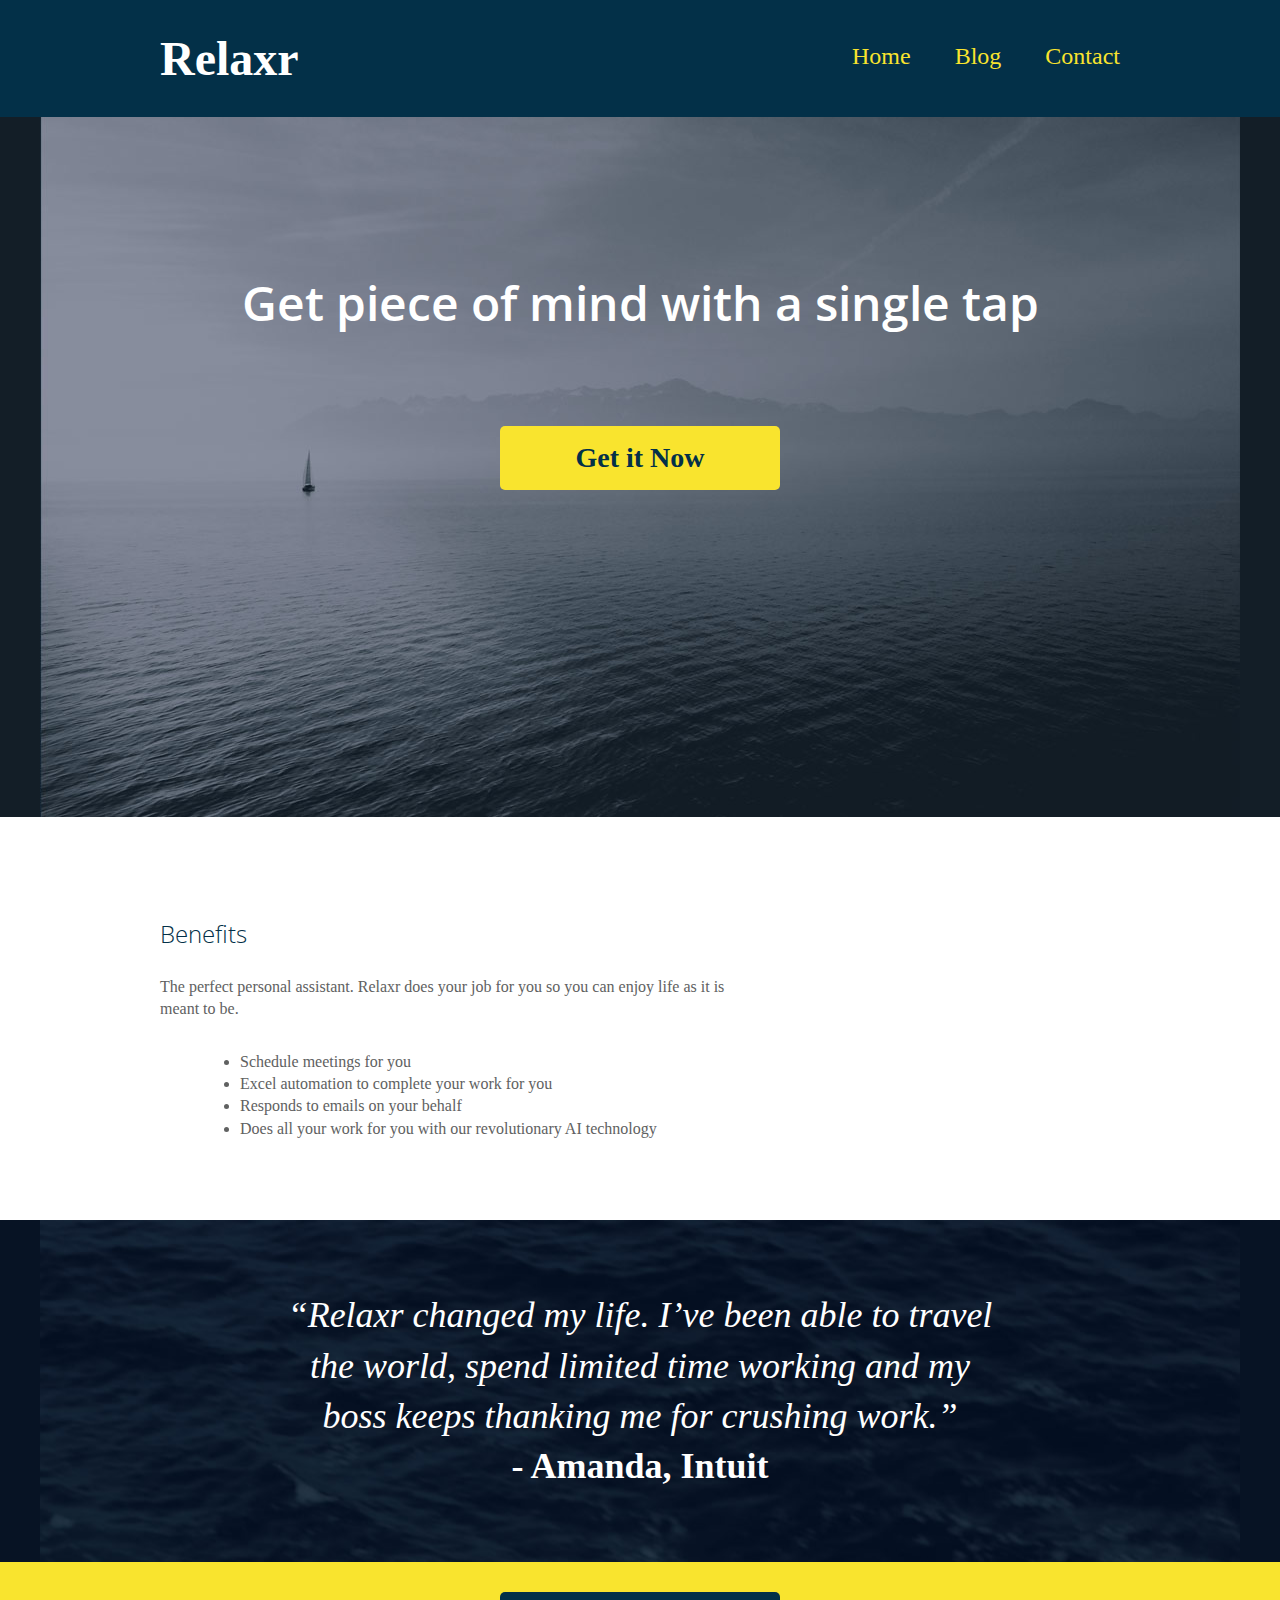
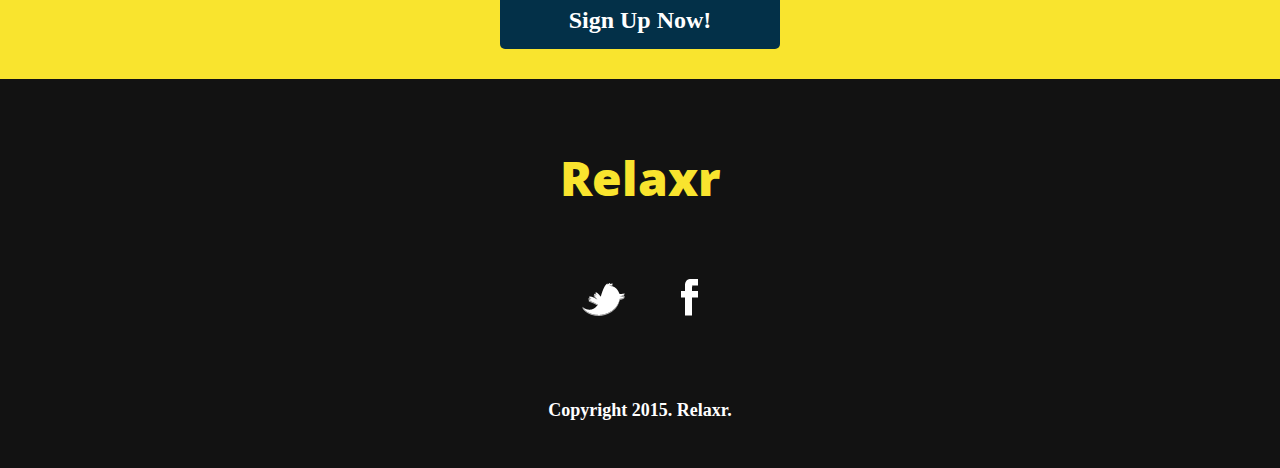
<file: week9/relaxr_contact/index.html>
<!DOCTYPE html>
<html lang="en">
	<head>
    	<meta charset="utf-8">
    	<meta name="description" content="The perfect personal assistant. Relaxr does your job for you so you can enjoy life as it is meant to be.">

		<title>Relaxr Landing Page</title>
		<link href='http://fonts.googleapis.com/css?family=Open+Sans:300italic,300,600,800' rel='stylesheet' type='text/css'>

		<!-- external CSS link -->
		<link rel="stylesheet" href="css/reset.css">
		<link rel="stylesheet" href="css/style.css">

	</head>
	<body>
		<header>
			<div class="container">
				<h1 class="logo">Relaxr</h1>
				<nav>
					<ul>
						<li><a href="index.html">Home</a></li>
						<li><a href="blog.html">Blog</a></li>
						<li><a href="contact.html">Contact</a></li>
					</ul>
				</nav>
			</div>
		</header>
		<section id="hero">
			<div class="container">
				<h2>Get piece of mind with a single tap</h2>
				<a class="button yellow" href="#">Get it Now</a>
			</div>
		</section>
		<section id="benefits">
			<div class="container">
				<h3>Benefits</h3>
				<p>The perfect personal assistant. Relaxr does your job for you so you can enjoy life as it is meant to be.</p>
				<ul>
					<li>Schedule meetings for you</li>
					<li>Excel automation to complete your work for you</li>
					<li>Responds to emails on your behalf</li>
					<li>Does all your work for you with our revolutionary AI technology</li>
				</ul>
			</div>
		</section>
		<section id="testimonial">
			<div class="container">
				<blockquote>&ldquo;Relaxr changed my life. I&rsquo;ve been able to travel the world, spend limited time working and my boss keeps thanking me for crushing work.&rdquo;
				<span>- Amanda, Intuit</span></blockquote>
			</div>
		</section>
		<aside id="bottom-cta">
			<a class="button blue" href="#">Sign Up Now!</a>
		</aside>
		<footer>
			<h4 class="logo">Relaxr</h4>

			<ul>
				<li><a href="#"><img src="images/twitter.png" alt="Twitter logo"></a></li>
				<li><a href="#"><img src="images/facebook.png" alt="Facebook logo"></a></li>
			</ul>

			<p class="copyright">Copyright 2015. Relaxr.</p>
		</footer>
	</body>
</html>
</file>
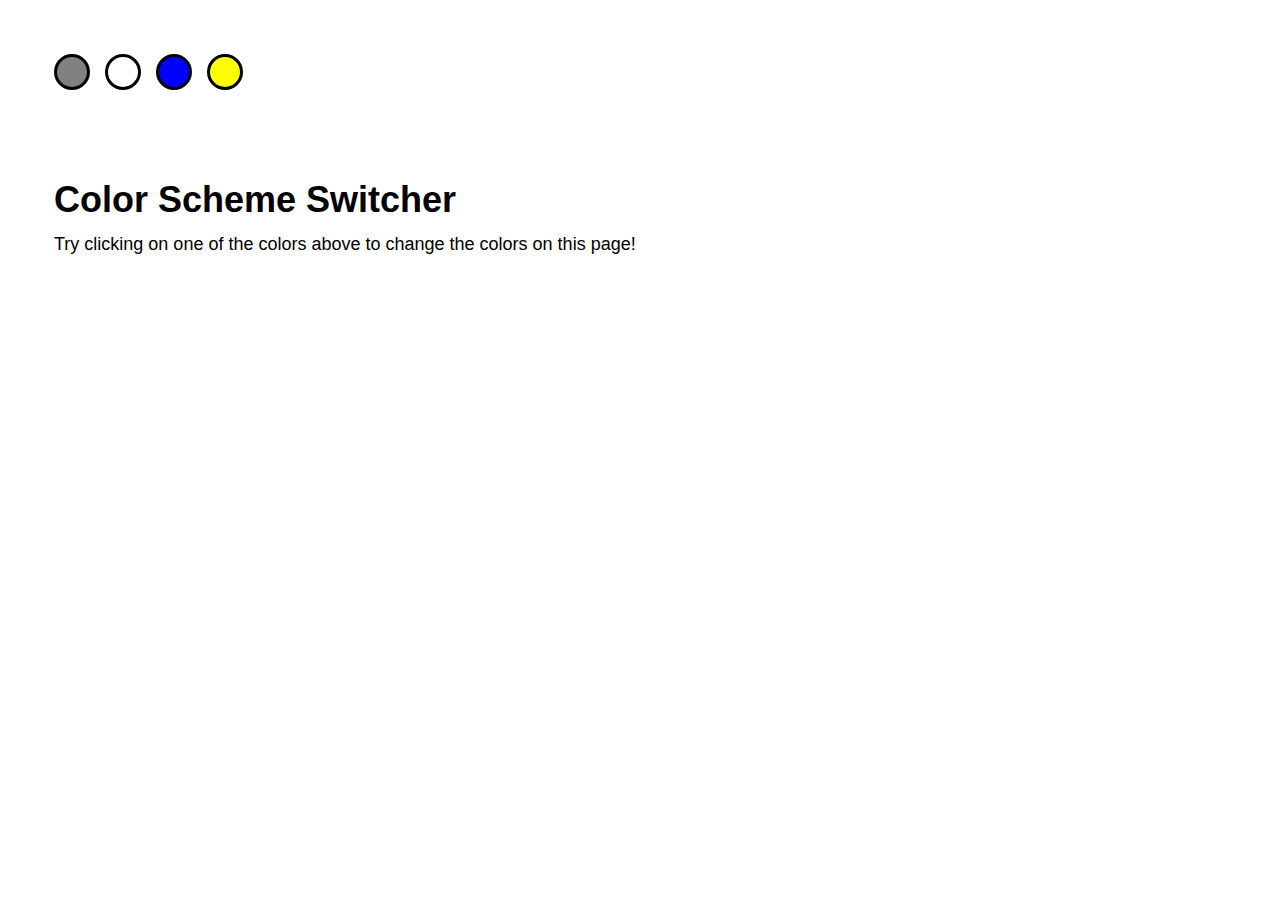
<file: week8/Refactor Labs/color_scheme/index.html>
<!DOCTYPE html>
<html>

<head>

  <meta charset="UTF-8">

  <title>Color Scheme Switcher - jQuery - CodePen</title>

    <link rel="stylesheet" href="css/style.css" media="screen" type="text/css" />

</head>

<body>

  <ul id="switcher">
  <li id="grayButton" class="gray"></li>
  <li id="whiteButton" class="white"></li>
  <li id="blueButton" class = "blue"></li>
  <li id="yellowButton" class ="yellow"></li>
</ul>

<h1>Color Scheme Switcher</h1>

<p>Try clicking on one of the colors above to change the colors on this page!</p>

  <script src='http://ajax.googleapis.com/ajax/libs/jquery/1.10.1/jquery.min.js'></script>

  <script src="js/index.js"></script>

</body>

</html>
</file>
<file: final-project/css/main.css>
/* border-box */

html {
  box-sizing: border-box;
}
*, *:before, *:after {
  box-sizing: inherit;
}


/* micro clearfix */
.cf:before,
.cf:after {
    content: " "; /* 1 */
    display: table; /* 2 */
}

.cf:after {
    clear: both;
}

/**
 * For IE 6/7 only
 * Include this rule to trigger hasLayout and contain floats.
 */
.cf {
    *zoom: 1;
}

/* ~~~~~~~~~~~~~~~~~~~~~~~~~~~~~~ */
/* ~~~~~~~~~~~~~~~~~~~~~~~~~~~~~~ */
/* ~~~~~~~~~~~~~~~~~~~~~~~~~~~~~~ */

/* fonts ? */

@font-face {
    font-family: "AkkuratRegular";
    src: url("../fonts/lineto-akkurat-regular.woff") format('woff');
}

@font-face {
    font-family: "AkkuratLight";
    src: url("../fonts/lineto-akkurat-pro-light.woff") format('woff');
    font-weight: lighter;
}

@font-face {
    font-family: "AkkuratLightItalic";
    src: url("../fonts/lineto-akkurat-pro-lightitalic.woff") format('woff');
    font-style: italic;
    font-weight: lighter;

}

@font-face {
    font-family: "AkkuratBold";
    src: url("../fonts/lineto-akkurat-pro-bold.woff") format('woff');
    font-weight: bold;
}

@font-face {
    font-family: "AkkuratBoldItalic";
    src: url("../fonts/awesome-font-boldoblique.woff") format('woff');
    font-weight: bold;
    font-style: italic;
}


/* ~~~~~~~~~~~~~~~~~~~~~~~~~~~~~~ */
/* ~~~~~~~~~~~~~~~~~~~~~~~~~~~~~~ */
/* ~~~~~~~~~~~~~~~~~~~~~~~~~~~~~~ */

/* Mains */

body {
	background: #EEE;
	font-family: 'AkkuratRegular', helvetica, sans-serif;
	font-size: 14px;
	padding: 0;
	border: solid black;
	border-width: 120px 40px;
    position: absolute;
    top: 0;
    right: 0;
    bottom: 0;
    left: 0;
    overflow: auto;
}

	.home {
		background: url(../img/yes.jpg) no-repeat center center fixed; 
  		-webkit-background-size: cover;
  		-moz-background-size: cover;
 		-o-background-size: cover;
 		background-size: cover;
		overflow: hidden;
		background-size: cover;
		z-index: -9999;

	}

	.about {
		background: url(../img/jak.png) no-repeat center center fixed; 
  		-webkit-background-size: cover;
  		-moz-background-size: cover;
 		-o-background-size: cover;
 		background-size: cover;
		overflow: hidden;
		background-size: cover;
		z-index: -9999;

	}


header {
	/* background:rgba(0,0,0,.3); */
    max-width: 2560px;
    margin: 0 auto;
    position: fixed;
    top: 4em;
    right: 3em;
    left: 3em;
    color: #333;
}

	.name {
		float:left;
		position: absolute;
    	left: 0;
    	top: 0;
	}

	.name a:hover {
		color: white;
		padding-top: 5px;
		transition: color 0.5s ease-out;
	}

	.nav {
		float: right;
		position: absolute;
		right: 0;
		top: 0;
	}

	ul li{
		display: inline-block;
		padding-left: 2em;
		font-weight: bold;
	}

	header a {
		text-decoration: none;
		color: #eee;
	}

	header a:hover {
		color: DeepSkyBlue;
		padding-top: 5px;
		transition: color 0.5s ease-out;
	}

/* idk wtf 

.wrap {
	max-width: 2560px;
    position: absolute;
    top: 0;
    right: 0;
    bottom: 0;
    left: 0;
    overflow: auto;
    margin: 0 auto;
}

*/

.corner {
    position: fixed;
    left: 3em;
    bottom: 3em;
    cursor: pointer;
    font-weight: bold;
    color: white;
}


/* ~~~~~~~~~~~~~~~~~~~~~~~~~~~~~~ */
/* ~~~~~~~~~~~~~~~~~~~~~~~~~~~~~~ */
/* ~~~~~~~~~~~~~~~~~~~~~~~~~~~~~~ */

/* Here's where I give up organizing */












--
</file>
<file: Week1/Homework2/css/style.css>
/* 

Global

 */

a {
	text-decoration: none;
}

a:hover {
	text-decoration: none;
}

a:active {
	text-decoration: none;
}

a:visited {
	text-decoration: none;
	color:none;
}

/* 

tags

*/

body {
	background-color: #f1f1f1;
	color: #444444;
	padding: 5% 10%;
	border: 20px solid white;
	font-family: "Work Sans", Helvetica;
	font-size: 12px;
	height: 100%;
}

h1 {
	float: left;
	color: #8ca8a7;
	font-size: 4em;
	padding-bottom: 25px;
	font-weight: 700;
}

h2 {
	font-size: 3em;
	color: #8ca8a7;
	font-weight: 700;
	padding-bottom: 25px;
}


p {
	font-size: 2em;
	padding-bottom: 50px;
	line-height: 1.5em;

}

p:first-child:first-letter { 
	float: left; 
	color: #903; 
	font-size: 75px; 
	line-height: 60px; 
	padding-top: 4px; 
	padding-right: 8px; 
	padding-left: 3px; 
	font-family: Georgia; }

header ul {
	list-style-type: none;
	padding: 0;
    float: right;

}

header ul li { 
	display: inline;
}

section {
	margin: 0 auto;
}

p:first-child::first-letter {
	font-size: 100px;
	color: lime;
}

footer {
	background-repeat: no-repeat;
	border: 1px;
	position: absolute;
	bottom: 0;
	font-size: 1em;
}

img {
	width: 100%;
}

header {
	margin-bottom: 10%;
}

/*

Nav

*/

#nav {
	display: inline;
	font-size: 16px;
	text-decoration: none;
	float: right;
}

#nav a {
	border-bottom: 1px solid #e1e1e1;
}

#nav a:hover {
	border-bottom: 1px solid #ff2e8d;
    -webkit-transition: 0.3s ease-in;
    transition: 0.5s ease-in;

}

#nav a:active {
	text-decoration: none;
}

#nav a:visited {
	text-decoration: none;
}

#nav ul li:before {
	content: "~~";
	background: yellow;
	color: blue;
}
</file>
<file: Week2/lab2-1/css/style.css>
/* 

notes!

 */

html {
  box-sizing: border-box;
}
*, *:before, *:after {
  box-sizing: inherit;
}

body {
	font-family: "Work Sans", Helvetica;
}

.wrapper {
	margin: 0 auto;
	width: 100%;
}

.global-background {
	background: #eee;
	border: 1px solid #333;
}

header,
footer {
	display: block;
	width: 100%;
}

nav {
	height: 150px;
	position: fixed;
	width: 100%;
	border: 1px solid red;
	padding: 20px 35px;
	background: white;
}

ul li {
	display: inline;
	padding: 0;
}

nav ul {
	float:right;
}

footer {
	height: 100px;
	position: relative;
}

.logo {
	float:left;
	width: 50px;
	height: 50px;
	background: red;
}

.main-content {
	height: 500px;
	width: 50%;
	float: left;
}

.side-content {
	height: 500px;
	width: 50%;
	float: right;
}

.clearfix:after {
   content: " "; /* Older browser do not support empty content */
   visibility: hidden;
   display: block;
   height: 0;
   clear: both;
}
</file>
<file: Week2/Relaxr Blog/css/style.css>
/*
Project Name: Relaxr Blog
*/


/******************************************
/* SETUP
/*******************************************/

/* Box Model Hack */
* {
     -moz-box-sizing: border-box; /* Firexfox */
     -webkit-box-sizing: border-box; /* Safari/Chrome/iOS/Android */
     box-sizing: border-box; /* IE */
}

/* Clear fix hack */
.clearfix:after {
     content: ".";
     display: block;
     clear: both;
     visibility: hidden;
     line-height: 0;
     height: 0;
}

.clear {
  clear: both;
}

.alignright {
  float: right;
  padding: 0 0 10px 10px; /* note the padding around a right floated image */
}

.alignleft {
  float: left;
  padding: 0 10px 10px 0; /* note the padding around a left floated image */
}

/******************************************
/* BASE STYLES
/*******************************************/

body {
     color: #2a3f52;
     background: #f4f4f4;
     font-size: 12px;
     line-height: 1.5;
     font-family: "Open Sans",Helvetica, Arial, sans-serif;
}

div {
  margin-bottom:40px;
}

section.blog-side div:last-child  {
  margin-bottom: 0;
}

h2 {
  font-weight: 600;
  font-size: 24px;
  margin-bottom: 20px;
}

h3 {
  font-weight: 800;
  font-size: 14px;
  margin-bottom: 20px;
}

ul{

}

/******************************************
/* LAYOUT
/*******************************************/

/* Center the container */
#container {
  width: 960px;
  margin: 0 auto;
}


footer {

}

nav {
  background: #043048;
  color: white;
  padding: 30px;
  font-size: 14px;
  height: 100px;
  margin-bottom: 50px;
}

nav .logo {
  font-size: 26px;
  font-weight: 800;
  float:left;
}

nav .links {
  float: right;
}

nav ul li {
  display: inline-block;
  padding: 10px;
  font-size: 12px;
  font-weight: 600;
  letter-spacing: 2px;
  text-transform: uppercase;
}

nav a {
  text-decoration: none;
  color:white;
  transition: color 500ms;
}

nav a:hover {
  text-decoration: none;
  color:#63a8c6;
}

.blog-main {
  float: left;
  width: 64%;
  padding: 2%;
}

article.post{
  margin-bottom: 50px;
  padding-bottom: 50px; 
  border-bottom: 1px solid #e2e2e2;
  font-size: 16px;
  line-height: 28px;
}

article img {
  width:100%;
  margin-bottom: 20px;
}

.post a {
  text-align: right;
  text-decoration: none;
  font-size: 14px;
  font-weight: 600;
  letter-spacing: 1px;
  color:#043048;
  text-transform: uppercase;
}

.post p.read-more {
  text-align: right;
  margin-top:20px;
}

.blog-side {
  float:right;
  width:30%;
  padding:2%;
  border-left: 1px solid #e2e2e2;
}

.blog-side a {
  text-align: right;
  text-decoration: none;
  font-size: 14px;
  font-weight: 600;
  letter-spacing: 1px;
  color:#043048;
  text-transform: uppercase;
}

.blog-side .side-link {
  text-align: right;
  margin-top: 15px;
}

.ad-unit {
  background: no-repeat url("../images/ad-unit.png");
  height:400px;
  width:100%;
  border:1px solid #eee;
}

.sign-up {
  background: #f9e42d;
  margin: 0 auto;
  text-align: center;

}

button {
  margin: 50px auto;
  height: 40px;
  width: 175px;
  border-radius: 5px;
  background: #043048;
  color: white;
  border: none;
  text-align: center;
  text-decoration: none;
  font-size: 14px;
  font-weight: 300;
  letter-spacing: 1px;
  color:white;
  text-transform: uppercase;
}

footer {
  text-align: center;
  background: #333;
  color:white;
  padding: 50px 0px;
}

footer .logo {
  font-size: 26px;
  font-weight: 800;
  color: #f9e42d;
}

.social {
  margin-bottom: 50px;
}
</file>
<file: Week2/Relaxr/css/style.css>
/*
Project Name: Relaxr Landing
Client: Relaxr
Author: Julia Compton
Developer @GA in NYC

benefits background color: #f0efef
yellow: #f9e42e
dark blue: #033048
light grey: #606161
almost black: #121212

*/


/******************************************
/* SETUP
/*******************************************/

/* Box Model Hack */
* {
     -moz-box-sizing: border-box; /* Firexfox */
     -webkit-box-sizing: border-box; /* Safari/Chrome/iOS/Android */
     box-sizing: border-box; /* IE */
}

/* Clear fix hack */
.clearfix:after {
     content: ".";
     display: block;
     clear: both;
     visibility: hidden;
     line-height: 0;
     height: 0;
}

.clear {
  clear: both;
}

.alignright {
  float: right;
  padding: 0 0 10px 10px; /* note the padding around a right floated image */
}

.alignleft {
  float: left;
  padding: 0 10px 10px 0; /* note the padding around a left floated image */
}

/******************************************
/* BASE STYLES
/*******************************************/

html {


}

body {
    color: #033048;
  font-size: 12px;
  line-height: 1.6;
  font-family: "Open Sans", Arial, sans-serif;
     
}


h1 {
  color: white;
  font-size: 2em;
  font-weight: 500;
  margin-bottom: 50px;

}

h2 {
  font-size: 2em;
  font-weight: 600; 
  margin-bottom: 25px;
}

p {

}

.logo {
  color: white;
  font-size: 2em;
  font-weight: 800;
}

.btn {
  -webkit-border-radius: 5;
  -moz-border-radius: 5;
  border-radius: 5px;
  font-size: 1.25em;
  font-weight: 600;
  background: #f9e42e;
  padding: 10px 50px;
  text-decoration: none;
}

.btn-2 {
  -webkit-border-radius: 5;
  -moz-border-radius: 5;
  border-radius: 5px;
  font-size: 1em;
  font-weight: 600;
  background: #033048;
  padding: 10px 50px;
  text-decoration: none;
  color: white;
}

ul li{
  list-style-type: disc;
  margin-left: 50px;
}

/******************************************
/* LAYOUT
/*******************************************/

/* Center the container */
#container {
  width: 100%;
  margin: 0 auto;
  height: 500px;

}

header {
  height: 500px;
  width: 100%;
  background: url(../images/header_bg.jpg) no-repeat center top rgb(134,141,157);
  background-size: cover;
  margin: 0 auto;
  display:block;
}

.hero {
  margin: 0 auto;
  width: 90%;
  padding:4%;
  text-align: center;
}

nav {
  height: 100px;
  width: 90%;
  margin: 0 auto;
  padding: 4%;
  display: block;
}

section {
  width: 100%;
    background: #f0efef;
}

.overview {

  font-weight: 300;
  width: 50%;
  padding:6%;
  font-size: 1.25em;
}

.cta-sign-up {
  background: #f9e42e;
  margin: 0 auto;
  width: 100%;
  padding: 5%;
  text-align: center;
  position:relative;
}

.testimonial {
  background: url(../images/testimonial_bg.jpg) no-repeat center top rgb(134,141,157); 
  color:white;
  margin: 0 auto;
  width: 100%;
  padding:4%;
  text-align: center;
  position: relative;
}

.testimonial p {
  font-weight: 300;
  font-style: italic;
  font-size: 2.25em;
  line-height: 1em;
}

.testimonial span {
  font-weight: 800;
  font-variant: normal;
}


footer {
  background: #222;
  width: 100%;
  padding: 5% 4%;
  text-align: center;
}

footer .logo {
  color: #f9e42e;
  }

footer .copyright {
  font-size: .75em;
  color: white;
  margin-top: 40px;
  }
</file>
<file: Week4/lab-jq/css/main.css>
body {
	background: #EEE;
	font-family: sans-serif;
	font-size: 20px;
	margin: 3em;
	padding: 0;
}

#register {
	width: 20em;
	margin: auto;
}

#ticket {
	background: white;
	margin: 0 1em;
	padding: 1em;
	box-shadow: 0 0 5px rgba(0,0,0,.25);
}
#ticket h1 {
	text-align: center;
}
#ticket table {
	font-family: monospace;
	width: 100%;
	border-collapse: collapse;
}
#ticket td, #ticket th {
	padding: 5px;
}
#ticket th {
	text-align: left;
}
#ticket td, #ticket #total {
	text-align: right;
}
#ticket tfoot th {
	border-top: 1px solid black;
}

#entry {
	background: #333;
	padding: 12px;
	border-radius: 10px;
	box-shadow: 0 0 5px rgba(0,0,0,.25);
}
#entry input {
	width: 100%;
	padding: 10px;
	border: 1px solid black;
	text-align: right;
	font-family: sans-serif;
	font-size: 20px;
	box-shadow: inset 0 0 3px rgba(0,0,0,.5);
	-webkit-box-sizing: border-box;
	-moz-box-sizing: border-box;
	box-sizing: border-box;
}
#entry input:focus {
	outline: none;
	border-color: rgba(255,255,255,.75);
}
</file>
<file: Week5/Class_6_lab/css/main.css>
​*, *​:before, *:after {
 box-sizing: inherit;
}

.cf:before,
.cf:after {
   content: " "; /* 1 */
   display: table; /* 2 */
}

.cf:after {
   clear: both;
}



body {
	font-family: 'Work Sans', sans-serif;
	font-size: 12px;
	width: 100%;
	font-weight: 300;
	line-height: 1.5em;
}
 /* work sans

font-family: 'Work Sans', sans-serif;

*/

body.find {
	background: black;
}

h2 {
	font-size: 24px;
	font-weight: 500;
	line-height: 1.75em;
}

h3 {
	font-size: 20px;
	font-weight: 500;
	line-height: 1.75em;
}

p {
	font-size: 14px;
	font-weight: 300;
	line-height: 1.75em;
	padding: 0 0 1.5em 0;

}

a {
	text-decoration: none;
}

a:hover {
	color: yellow;
}

a:active {
	color:green;
}


nav {
	width: 100%;
	background: #333;
	border-bottom: 10px solid yellow;
	height: 75px;
}


nav h1 {
	float: left;
	font-family: 'Inconsolata', serif;
	font-weight: 400;
	color: white;
	font-size: 26px;
	padding: 25px;
}

nav ul {
	float: right;
	padding: 25px;
	text-transform: uppercase;
	letter-spacing: 2px;
}

ul li {
	display: inline-block;	
	font-weight: 300;
	padding-left: 15px;
}

nav ul li:nth-child(-n+2) a {
	font-weight: 500;
	color:white;
}

nav a {
	text-decoration: none;
	color: #cdcdcd;
}

.small-banner {
	background: #e1e1e1;
	text-align: center;
}

.tagline {
	font-size: 22px;
	font-family: 'Inconsolata', serif;
	font-weight: 700;
	padding: 25px;
}

.main-banner {
    height: 400px;
    width: 100%;
    background: url("../images/coworking.jpg") no-repeat center -150px fixed;
}

.callout {
	width: 310px;
	height: auto;
	background: rgba(250,250,250,0.9);
	padding: 2%;
	position: relative;
    float: right;
    margin: 4%;
}

del {
	color: gray;
}

ins {
	border-bottom: 4px solid yellow;
	text-decoration: none;
}

button {
    font-family: 'Work Sans', sans-serif;
    text-decoration: none;
    text-transform: uppercase;
    letter-spacing: 1px;
    font-weight: bold;
    background: yellow;
    color: black;
    display: block;
    text-align: center;
    padding: 10px;
    box-shadow: inset 0 -3px 0 rgba(0,0,0,.2);
    border-radius: 5px;
    border: 1px solid #f1f100;
}


.touts {
    background: #EEE;
    background: white;
    overflow: hidden;
    padding: 2% 0;
}

.tout {
	background: white;
	float:left;
	box-shadow: inset -1px 0 0 rgba(0,0,0,.15);
	width: 27.3333%;
    padding: 2% 3%;
}


.wrapper {
    margin: 0 auto;
}

.row {

}

.card {
	background: white;
	float:left;
	box-shadow: inset -1px 0 0 rgba(0,0,0,.15);
	width: 20%;
    padding: 2% 3%;

}





footer {
	height: 100px;
	color: white;
	background: #333;
	padding: 2%;
}
</file>
<file: Week6/Homework/css/style.css>
/*
Relaxr Responsive Homework
Julia Compton
*/


/******************************************
/* SETUP
/*******************************************/

/* Box Model Hack */
* {
  -moz-box-sizing: border-box; /* Firexfox */
  -webkit-box-sizing: border-box; /* Safari/Chrome/iOS/Android */
  box-sizing: border-box; /* IE */
}

/* Clear fix hack */
.clearfix:after {
  content: ".";
  display: block;
  clear: both;
  visibility: hidden;
  line-height: 0;
  height: 0;
}

.clear {
  clear: both;
}

.alignright {
  float: right;
  padding: 0 0 10px 10px; /* note the padding around a right floated image */
}

.alignleft {
  float: left;
  padding: 0 10px 10px 0; /* note the padding around a left floated image */
}

/******************************************
/* BASE STYLES
/*******************************************/

body {
  color: #f0efef;
  font-size: 26px;
  line-height: 1.4;
  color: #606161;
  font-family: 'Open Sans', Helvetica, Arial, sans-serif;
  font-weight: 300;
}
a {
  text-decoration: none;
}


/******************************************
/* DESKTOP LAYOUT
/*******************************************/

/* Center the container */
.container {
  width: 960px;
  margin: 0 auto;
}
.logo {
  font-size: 1.75em;
  font-weight: 800;
}

header {
  background: #033048;
  padding: 25px 0;
  overflow: hidden;
}
header .logo {
  color: #fff;
  float: left;
}

header nav {
  float: right;
  margin-top: 15px;
}
header nav ul li {
  display: inline-block;
  margin: 0 0 0 40px;
  font-size: 24px;
}
header nav ul li a {
  color: #f9e42e;
}

header .mobile-menu-btn{
    display: none;
  }

.overlay .wrap-nav {
  display:none;
}

#hero {
  height: 700px;
  background: url(../images/header_bg.jpg) no-repeat top center #131e27;
  background-size: cover;
  padding-top: 32px;
}

#hero .logo {
  color: #fff;
}
#hero h2 {
  font-size: 48px;
  text-align: center;
  color: #fff;
  margin: 120px 0 90px;
  font-weight: 600;
}
.button {
  border-radius: 5px;
  font-weight: 800;
  padding: 12px 0;
  width: 280px;
  font-size: 28px;
  text-align: center;
  display: block;
  margin: 0 auto;
}
.yellow {
  background: #f9e42e;
  color: #033048;
}
.blue {
  background: #033048;
  color: #fff;
  font-size: 24px;
}
#benefits {
  padding: 100px 0 80px;
}
h3 {
  color: #033048;
  font-size: 40px;
  font-weight: 600;
  margin-bottom: 40px;
}
#benefits p, #benefits ul {
  width: 90%;
}
#benefits ul {
  list-style: disc;
  margin: 30px 0 0 80px;
}
#testimonial {
  background: url(../images/testimonial_bg.jpg) no-repeat top center #071324;
  background-size: cover;
  padding: 70px 0 70px;
  color: #fff;
}
blockquote {
  font-size: 36px;
  font-weight: 300;
  font-style: italic;
  text-align: center;
  width: 90%;
  margin: 0 auto;
}
blockquote span {
  font-weight: 600;
  display: block;
  font-style: normal;
}
#main {
  margin-top: 80px;
}
#posts {
  width: 90%;
  display: inline-block;
  margin-right: 20px;
  vertical-align: top;
}
#sidebar {
  width: 90%;
  display: inline-block;
  vertical-align: top;
}
.post {
  border-bottom: 1px solid #043049;
  padding-bottom: 40px;
  margin-bottom: 40px;
}
.post h2 {
  font-weight: 600;
  font-size: 40px;
  line-height: 1.3;
  margin-bottom: 30px;
}
.post h2 a {
  color: #043049;
}

.post img {
  margin-bottom: 30px;
}
.post p {
  font-size: 24px;
  line-height: 1.333;
  color: #606161;
}
.post p:first-of-type:first-letter {
  float: left;
  font-size: 80px;
  line-height: 65px;
  padding-top: 4px;
  padding-right: 8px;
  padding-left: 3px;
  font-weight: 600;
}
.readmore {
  text-align: right;
  margin-top: 30px;
}
.readmore a {
  color: #043049;
  font-weight: 600;
}

/*.button {
  border-radius: 5px;
  font-weight: 800;
  padding: 12px 0;
  width: 280px;
  font-size: 28px;
  text-align: center;
  display: block;
  margin: 0 auto;
}
.yellow {
  background: #f9e42e;
  color: #033048;
}
.blue {
  background: #033048;
  color: #fff;
  font-size: 24px;
}*/

#sidebar h3 {
  font-size: 32px;
  font-weight: 800;
  margin-bottom: 15px;
  color: #043049;
}
#sidebar ul {
  margin-bottom: 40px;
}
#sidebar ul li a {
  color: #043049;
  font-size: 24px;
}
#sidebar p {
  font-size: 22px;
  line-height: 1.1;
  margin-bottom: 40px;
}
#sidebar p a {
  color: #043049;
  font-weight: 600;
}

#bottom-cta {
  background: #f9e42e;
  padding: 30px;
  text-align: center;
}

footer {
  background: #121212;
  padding: 65px 0 45px;
  text-align: center;
}
footer .logo {
  color: #f9e42e;
  margin-bottom: 68px;
}
footer ul li {
  display: inline-block;
  list-style: none;
  margin: 0 26px 75px;
}
footer p {
  font-size: 18px;
  color: #fff;
  font-weight: 600;
}



@media (max-width: 1240px) {
  header nav ul li {
    display: none;
  }

  .container {
    width: 90%;
    margin: 0 auto;
  }
  .logo {
    font-size: 1.75em;
    font-weight: 800;
  }

  header .mobile-menu-btn{
      float:right;
      color: white;
      display: inline;
      margin-top: 15px;
    }

  header .mobile-menu-btn a{
    font-size: .6em;
    padding: 5px 15px;
    color: yellow;
    border: 2px solid yellow;
    border-radius: 30px;
  }

 header .mobile-menu-btn a:hover{
    background:yellow;
    color: #033048;
    border: 2px solid yellow;
    border-radius: 30px;
    transition: 1s;
  }

  .btn-open {
    content:"Menu";
  }

  .btn-close {
    color:#fff;
    content:"Close";
    transition-property:all .2s linear 0s;
    -moz-transition:all .2s linear 0s;
    -webkit-transition:all .2s linear 0s;
    -o-transition:all .2s linear 0s;
}

  .overlay {
    position: fixed;
    top: 0;
    z-index: 99;
    display: none;
    overflow: auto;
    margin: 0;
    padding: 0;
    width: 100%;
    height: 100%;
    background: #033048;
  }

  .wrap {
    color:yellow;
    text-align:center;
    max-width:200px;
    margin:0 auto;
  }
  .wrap ul.wrap-nav {
    float:none;
    text-transform: capitalize;
    padding: 150px 0px 100px;
    display: block;
    text-align: center;
  }
  .wrap ul.wrap-nav li {
    font-size: 20px;
    width: 24%;
  }
  .wrap ul.wrap-nav li a {
    color:yellow;
    display:block;
    padding:8px 0;
    text-decoration:none;
    transition-property:all .2s linear 0s;
    -moz-transition:all .2s linear 0s;
    -webkit-transition:all .2s linear 0s;
    -o-transition:all .2s linear 0s;
  }
  .wrap ul.wrap-nav li a:hover {
    color:#f0f0f0;
  }

  .wrap .wrap-nav h1 {
    display: block;
    float: none;
  }

  #benefits {
  width: 90%;
  font-size: .75em;
  }
</file>
<file: Week6/startup-matchmaker-responsive/main.css>
/* blah balh */

html {
  box-sizing: border-box;
}

*, *:before, *:after {
  box-sizing: inherit;
}

    .body {
        transition: all .4s;
    }

header {
  border: 1px solid black;
  margin-bottom: 10px;
}

header nav {

}

header nav ul {
  padding: 0;
  margin: 0;
}

header nav li {
  border: 1px solid black;
  display: inline-block;
  width: 15%;
  height: 50px;
  margin: 10px;
  transition: 4s;
  opacity: 1;
}

header nav .lines {
  height: 50px;
  border: 1px solid black;
  margin: 10px 10px 10px auto;
  width: 15%;
  padding: 15px;
  opacity: 0;
}

header nav .line {
    border: 1px solid black;
    margin-bottom: 8px;
}

main {
  border: 1px solid red;
  margin-bottom: 10px;
  height: 170px;
}

.asides {
  font-size: 0;
}

aside {
  border: 1px solid green;
  width: 23%;
  height: 125px;
  display: inline-block;
  margin: 10px 1%;
  overflow: hidden;
  opacity:1;
}

footer {
  margin-top: 10px;
  border: 1px solid blue;
  padding: 10px 10px 0 10px;
  font-size: 0;
}

footer section {
  border: 1px solid blue;
  margin-bottom: 10px;
  display: inline-block;
  width: 30%;
  margin: 0 1.5% 10px 1.5%;
  height: 50px;
}






@media (max-width:500px) {
      .asides {
      display: block;
    }

    aside {
        width: 100%;
        margin: 1% auto;
    }
      
    nav ul li{
      display: none;
    transition: 4s;
    }

    header nav .lines {
      display:inline-block;
      position: relative;
      left: 83%;
      opacity: 1;
      transition: 3s;
  }

    footer {
      display: block;
    }

    footer section {
        width: 100%;
        margin: 1% auto;
    }

}
</file>
<file: Week6/startup-responsive-answer/css/main.css>
body {
	font-family: 'Source Sans Pro', sans-serif;
	font-size: 20px;
	line-height: 1.5;
	cursor: default;
}

.wrapper {
	max-width: 1280px;
	margin: auto;
}
.clearfix:after {
     content: ".";
     display: block;
     clear: both;
     visibility: hidden;
     line-height: 0;
     height: 0;
}
h1 {
	font-size: 2em;
	line-height: 1;
}
h2 {
	font-size: 1.5em;
	font-weight: bold;
}
h3 {
	font-family: 'Merriweather', serif;
	font-size: 1.25em;
	font-weight: bold;
}
p {
	margin: 0 0 1.5em 0;
}
nav .line{
	width: 3em;
	height: .3em;
	background: yellow;
	border-radius: 1em;
	margin-top: .25em;
}
nav .line:first-of-type{
	margin-top:.7em;
}
.button {
	font-family: 'Oswald', sans-serif;
	text-decoration: none;
	text-transform: uppercase;
	letter-spacing: 1px;
	font-weight: bold;
	background: yellow;
	color: black;
	display: block;
	text-align: center;
	padding: 12px;
	box-shadow: inset 0 -3px 0 rgba(0,0,0,.2);
	border-radius: 5px;
}

#page-header {
	background: black;
	color: white;
	overflow: hidden;
	border-bottom: 4px solid yellow;
	padding: 0 3%;
}
#page-header a {
	color: inherit;
	text-decoration: none;
}
#page-header h1 {
	float: left;
	color: yellow;
	font-family: 'Merriweather', serif;
	font-size: 1.5em;
	margin: 20px 0 0 0;
}
#page-header nav {
	float: right;
}
#page-header nav li {
	float: left;
}
#page-header nav li:first-child{
	float:right;
	display: none;
	cursor: pointer;
}
#page-header nav a {
	display: block;
	padding: 20px 10px;
}
#page-header nav li a:hover {
	color: yellow;
}
#page-header nav strong {
	font-family: 'Oswald', sans-serif;
	text-transform: uppercase;
}
#page-header nav strong a {
}


.tagline {
	font-family: 'Merriweather', serif;
	text-align: center;
	margin: 0;
	padding: 1em 3%;
	font-size: 1.25em;
	line-height: 1em;
	font-style: italic;
	background: #C6C6C6;
	border-top: 1px solid #AAA;
}
.tagline del {
	color: #999;
}
.tagline ins {
	text-decoration: none;
	border-bottom: 3px solid yellow;
}

.banner {
	background: url(../images/coworking.jpg) center center no-repeat;
	background-size: cover;
	overflow: hidden;
	padding: 3%;
	box-shadow: inset 0 0 5px rgba(0,0,0,.75);
}

.blurb {
	background: rgba(255,255,255,.8);
	width: 34%;
	margin: 0 auto;
	padding: 4%;
	float: right;
	box-shadow: 0 0 5px rgba(0,0,0,.75);
	transition: width 500ms;
}
.blurb > p:first-of-type{
	margin-bottom:0;
}
.touts {
	background: #EEE;
	background: white;
	overflow: hidden;
	padding: 2% 0;
}
.tout {
	float: left;
	width: 27.3333%;
	padding: 2% 3%;
	box-shadow: inset -1px 0 0 rgba(0,0,0,.15);
}
.tout:last-child {
	box-shadow: none;
}
.tout .button {
	background: #C6C6C6;
}

footer {
	background: black;
	color: white;
	padding: 2% 3%;
}
@media screen and (max-width:1080px) and (min-width: 980px){
	nav{

		font-size: 18px;
	}
}
@media screen and (max-width:980px) and (min-width: 768px){
	nav{
		font-size: 12px;
	}
}
@media screen and (max-width: 768px){
	body{
		font-size: 16px;
	}
	nav{
		width:100%;
	}
	.tagline,.blurb > p:first-of-type{
		display: none;
	}
	.blurb{
		width:60%;
	}
	.tout{
		width:94%;
		box-shadow: none;
	}
	#page-header nav li{
		float: none;
	}
	#page-header nav li:first-child{
		display:block;
		position: absolute;
		top:.25em;
		right:.5em;
	}
	ul{
		height:0;
		transition:height 1s;
		overflow: hidden;
	}
}
.slideDown{
	height:20em;
}
</file>
<file: Week6/startup-responsive-lab/css/main.css>
​

*, *​:before, *:after {
 box-sizing: inherit;
}

.cf:before,
.cf:after {
   content: " "; /* 1 */
   display: table; /* 2 */
}

.cf:after {
   clear: both;
}


/* Desktop */

body {
	font-family: 'Work Sans', sans-serif;
	font-size: 12px;
	width: 100%;
	font-weight: 300;
	line-height: 18px;
}


body.find {
	background: black;
}

h2 {
	font-size: 24px;
	font-weight: 500;
	line-height: 1.75em;
}

h3 {
	font-size: 20px;
	font-weight: 500;
	line-height: 1.75em;
}

p {
	font-size: 14px;
	font-weight: 300;
	line-height: 1.75em;
	padding: 0 0 1.5em 0;

}

a {
	text-decoration: none;
}

a:hover {
	color: yellow;
}

a:active {
	color:green;
}

header {
	width: 100%;
	background: #333;
	border-bottom: 10px solid yellow;
	height: 75px;
}


header h1 {
	float: left;
	font-family: 'Inconsolata', serif;
	font-weight: 400;
	color: white;
	font-size: 26px;
	padding: 25px;
}


header ul {
	float: right;
	padding: 25px;
	text-transform: uppercase;
	letter-spacing: 2px;
}


header ul li {
	display: inline-block;	
	font-weight: 300;
	padding-left: 15px;
}


header ul li:nth-child(-n+2) a {
	font-weight: 500;
	color:white;
}


header a {
	text-decoration: none;
	color: #cdcdcd;
}

#hamburger {
	float:right;
	display:none;
	padding: 25px 0px;
}

#hamburger-icon{

}

header #mobile-nav {
	display:none;
}

.small-banner {
	background: #e1e1e1;
	text-align: center;
}

.tagline {
	font-size: 22px;
	font-family: 'Inconsolata', serif;
	font-weight: 700;
	padding: 25px;
}

.main-banner {
    height: 400px;
    width: 100%;
    background: url("../images/coworking.jpg") no-repeat center -150px fixed;
}

.callout {
	width: 310px;
	height: auto;
	background: rgba(250,250,250,0.9);
	padding: 2%;
	position: relative;
    float: right;
    margin: 4%;
}

del {
	color: gray;
}

ins {
	border-bottom: 4px solid yellow;
	text-decoration: none;
}

button {
    font-family: 'Work Sans', sans-serif;
    text-decoration: none;
    text-transform: uppercase;
    letter-spacing: 1px;
    font-weight: bold;
    background: yellow;
    color: black;
    display: block;
    text-align: center;
    padding: 10px;
    box-shadow: inset 0 -3px 0 rgba(0,0,0,.2);
    border-radius: 5px;
    border: 1px solid #f1f100;
}


.touts {
    background: white;
    overflow: hidden;
    padding: 2% 0;
}

.tout {
	background: white;
	float:left;
	box-shadow: inset -1px 0 0 rgba(0,0,0,.15); 
	width: 27.3333%;
    padding: 2% 3%;
}

footer {
	height: 100px;
	color: white;
	background: #333;
	padding: 2%;
}

/* Find a Dev / Designer Pages */

.card {
	background: white;
	float:left;
	box-shadow: inset -1px 0 0 rgba(0,0,0,.15);
	width: 20%;
    padding: 2% 3%;

}


/* responsive */

@media (max-width: 1000px) {
	header #nav {
		font-size: 9px;
	}
}


@media (max-width: 830px) {
	header #nav {
		display: none;
	}

	header ul {
		padding:25px 0px;
	}

	header ul li {
	    display: block;
	 }


	#hamburger {
		float:right;
		display:inline-block;
		right:20px;
		padding-right: 2%;
	}

	#mobile-nav {
		width: 100%;
		background: #333;
		border-bottom: 10px solid yellow;
		height: auto;
		display: none;
		font-size: 1.25em;
		line-height: 1.5em;
		padding-left: 15px;
	}


	header #mobile-nav ul {
		float: left;
		text-transform: uppercase;
		letter-spacing: 2px;
		display: inline;
		padding-top: 20px;

	}


	header #mobile-nav  ul li {
		display: block;	
	}	

	.tagline {
		display:none;
	}

	 .touts {
   		background: white;
    	overflow: hidden;
    	padding: 2% 0;
	}

	.tout {
		background: white;
		display: block;
		width: 90%;
	    border-bottom: 1px #eee;
	    box-shadow: none;
	}

	.main-banner {
	    height: 350px;
	    transition: 1s;
	    width: 100%;
	    background: url("../images/coworking.jpg") no-repeat center -150px fixed;
	}
	
	.callout p:nth-child(2){
		display:none;
		position: relative;
  		float: none;
	}
	
	.callout {
		width: 84%;
		transition: 1s;
		padding: 4%;
	}

	.callout p  {
		font-size: 1.75em;
		line-height: 1.25em;
		
	}

	.callout button {
		width: 100%;
	}

}

@media (max-width: 480px) {
  

}
</file>
<file: Week7/starter_code/css/style.css>
/*
Project Name: Blank Template
Client: Your Client
Author: Your Name
Developer @GA in NYC
*/


/******************************************
/* SETUP
/*******************************************/

/* Box Model Hack */
* {
     -moz-box-sizing: border-box; /* Firexfox */
     -webkit-box-sizing: border-box; /* Safari/Chrome/iOS/Android */
     box-sizing: border-box; /* IE */
}

/* Clear fix hack */
.clearfix:after {
     content: ".";
     display: block;
     clear: both;
     visibility: hidden;
     line-height: 0;
     height: 0;
}

.clear {
  clear: both;
}

.alignright {
  float: right;
  padding: 0 0 10px 10px; /* note the padding around a right floated image */
}

.alignleft {
  float: left;
  padding: 0 10px 10px 0; /* note the padding around a left floated image */
}

/******************************************
/* BASE STYLES
/*******************************************/

body {
  color: #000;
  font-size: 12px;
  line-height: 1.4;
  font-family: Helvetica, Arial, sans-serif;
  background: url(../images/citipix_skyline.jpg) no-repeat center center fixed;
  -webkit-background-size: cover;
  -moz-background-size: cover;
  -o-background-size: cover;
  background-size: cover;
}


/******************************************
/* LAYOUT
/*******************************************/

/* Center the container */
.container {
  width: 960px;
  margin: auto;
  padding-top: 5em;
}

header {
  background: rgba(0,0,0, .5);
  padding: 20px 0;
}

.title {
  text-align: center;
  color: #fff;
  font-size: 38px;
  font-weight: bold;
  font-family: helvetica, arial, sans-serif;
}

.title p {
  font-size: 22px;
  font-weight: normal
}

#city-type {
  color: #6b6b6c;
  font-size: 38px;
  background: #fff;
  border: 1px solid #111;
  padding: 0px 30px;
  display: inline-block;
  width: 680px;
  margin-right: 24px;
  font-family: helvetica, arial, sans-serif;
  height: 72px;
  line-height: 74px;
  vertical-align: middle;
  box-shadow: #111 0 0 20px;
}
#submit-btn {
  background: #ffe500;
  color: #000;
  font-size: 38px;
  font-weight: bold;
  text-transform: uppercase;
  border: 1px solid #111;
  text-align: center;
  display: inline-block;
  width: 250px;
  height: 72px;
  line-height: 74px;
  vertical-align: middle;
  box-shadow: #111 0 0 50px;
  font-family: helvetica, arial, sans-serif;
  cursor: pointer;
}
#submit-btn:hover {
  background: #fff600;
}

.nyc {
  background-image: url(../images/nyc.jpg)
}
.sf {
  background-image: url(../images/sf.jpg)
}
.la {
  background-image: url(../images/la.jpg)
}
.austin {
  background-image: url(../images/austin.jpg)
}
.sydney {
  background-image: url(../images/sydney.jpg)
}

/******************************************
/* ADDITIONAL STYLES
/*******************************************/
</file>
<file: week9/relaxr_contact/css/style.css>
/*
Relaxr Contact Form HW
Julia Compton
GA / NYC
*/


/******************************************
/* SETUP
/*******************************************/

/* Box Model Hack */
* {
  -moz-box-sizing: border-box; /* Firexfox */
  -webkit-box-sizing: border-box; /* Safari/Chrome/iOS/Android */
  box-sizing: border-box; /* IE */
}

/* Clear fix hack */
.clearfix:after {
  content: ".";
  display: block;
  clear: both;
  visibility: hidden;
  line-height: 0;
  height: 0;
}

.clear {
  clear: both;
}

.alignright {
  float: right;
  padding: 0 0 10px 10px; /* note the padding around a right floated image */
}

.alignleft {
  float: left;
  padding: 0 10px 10px 0; /* note the padding around a left floated image */
}

/******************************************
/* BASE STYLES
/*******************************************/

body {
  color: #f0efef;
  font-size: 16px;
  line-height: 1.4;
  color: #606161;
  font-family: Georgia, serif;
  font-weight: 300;
}

a {
  text-decoration: none;
}

h2,h3,h4 {
  color: #033048;
  font-family: 'Open Sans', Helvetica, Arial, sans-serif;
  margin-bottom: 10px;
}

h2 {
  font-size: 1.75em;
  font-weight: 800;
}

h3 {
  font-size: 1.5em;
  font-weight: 300;
  margin-bottom: 25px;
}

h4 {
  font-size: .75em;
  font-weight: 600;
  color: #333;
}

.bgf7 {
  background: #f7f7f7;
  }

input, textarea {
  width:100%;
}

label {
  margin: 0 25px 0 0px;
  display: inline;
  font-size: 14px;
}

input[type=text] {
  margin: 5px 0 25px 0;
  padding: 5px 0 15px 0;
  background-color: transparent; 
  border-style: solid; 
  border-width: 0px 0px 1px 0px; 
  width: 100%;
  font-size: 1.25em;
  font-family: Georgia, serif;
}


input[type=radio],input[type=checkbox] {
  width: auto;
}

input[type=radio] {
  background-color: transparent; 
  border-style: solid; 
  margin: 15px 11px 25px 0;
}

input[type=checkbox] {
  background-color: transparent; 
  border-style: solid; 
  border-radius: 0;
  margin: 0;
}

textarea {
  margin: 5px 0 25px;
  padding: 10px;
  background-color: white; 
  border-style: none; 
  height: 100px;
}

/******************************************
/* CONTACT (REGISTER.HMTL)
/*******************************************/

#contact {
  width: 100%;
  background: #f7f7f7;
  padding: 3% 15%;
  margin-top: ;
}

#contact-header {
  text-align: center;
  margin-bottom: 40px;
  padding-bottom: 40px;
  border-bottom: 2px solid #eee;
}

.field-section {
  padding-bottom: 25px;
}

.check-row {
  margin: 20px 0 35px 0;
}



input[type=checkbox]{ display:none; }

label div{
  width:18px;
  height:18px;
  display:inline-block;
  border:1px solid #bcbcbc;
  text-align:center;
  margin: 0 6px 0 0;
  border-radius:3px;
  cursor:pointer; 
}

label i{ font-size:14px;  opacity:0; }
label:hover div{ background:#d3d3d3; }
input:checked+label i{ opacity:1; }
input:checked+label div{ background:white; }








/******************************************
/* LAYOUT
/*******************************************/

/* Center the container */
.container {
  width: 100%;
  max-width: 960px;
  margin: 0 auto;
}
.logo {
  font-size: 48px;
  font-weight: 800;
}

header {
  background: #033048;
  padding: 25px 0;
  overflow: hidden;
}
header .logo {
  color: #fff;
  float: left;
}

header nav {
  float: right;
  margin-top: 15px;
}
header nav ul li {
  display: inline-block;
  margin: 0 0 0 40px;
  font-size: 24px;
}
header nav ul li a {
  color: #f9e42e;
}

#hero {
  height: 700px;
  background: url(../images/header_bg.jpg) no-repeat top center #131e27;
  padding-top: 32px;
}

#hero .logo {
  color: #fff;
}
#hero h2 {
  font-size: 48px;
  text-align: center;
  color: #fff;
  margin: 120px 0 90px;
  font-weight: 600;
}
.button {
  border-radius: 5px;
  font-weight: 800;
  padding: 12px 0;
  width: 280px;
  font-size: 28px;
  text-align: center;
  display: block;
  margin: 0 auto;
}
.yellow {
  background: #f9e42e;
  color: #033048;
}
.blue {
  background: #033048;
  color: #fff;
  font-size: 24px;
}
#benefits {
  padding: 100px 0 80px;
}

#benefits p, #benefits ul {
  width: 600px;
}
#benefits ul {
  list-style: disc;
  margin: 30px 0 0 80px;
}
#testimonial {
  background: url(../images/testimonial_bg.jpg) no-repeat top center #071324;
  padding: 70px 0 70px;
  color: #fff;
}
blockquote {
  font-size: 36px;
  font-weight: 300;
  font-style: italic;
  text-align: center;
  width: 75%;
  margin: 0 auto;
}
blockquote span {
  font-weight: 600;
  display: block;
  font-style: normal;
}
#main {
  margin-top: 80px;
}
#posts {
  width: 73%;
  display: inline-block;
  margin-right: 1.95%;
  vertical-align: top;
}
#sidebar {
  width: 25%;
  display: inline-block;
  vertical-align: top;
}
.post {
  border-bottom: 1px solid #043049;
  padding-bottom: 40px;
  margin-bottom: 40px;
}
.post h2 {
  font-weight: 600;
  font-size: 40px;
  line-height: 1.3;
  margin-bottom: 30px;
}
.post h2 a {
  color: #043049;
}

.post img {
  margin-bottom: 30px;
}
.post p {
  font-size: 24px;
  line-height: 1.333;
  color: #606161;
}
.post p:first-of-type:first-letter {
  float: left;
  font-size: 80px;
  line-height: 65px;
  padding-top: 4px;
  padding-right: 8px;
  padding-left: 3px;
  font-weight: 600;
}
.readmore {
  text-align: right;
  margin-top: 30px;
}
.readmore a {
  color: #043049;
  font-weight: 600;
}

#sidebar h3 {
  font-size: 32px;
  font-weight: 800;
  margin-bottom: 15px;
  color: #043049;
}
#sidebar ul {
  margin-bottom: 40px;
}
#sidebar ul li a {
  color: #043049;
  font-size: 24px;
}
#sidebar p {
  font-size: 22px;
  line-height: 1.1;
  margin-bottom: 40px;
}
#sidebar p a {
  color: #043049;
  font-weight: 600;
}

#bottom-cta {
  background: #f9e42e;
  padding: 30px;
  text-align: center;
}

footer {
  background: #121212;
  padding: 65px 0 45px;
  text-align: center;
}
footer .logo {
  color: #f9e42e;
  margin-bottom: 68px;
}
footer ul li {
  display: inline-block;
  list-style: none;
  margin: 0 26px 75px;
}
footer p {
  font-size: 18px;
  color: #fff;
  font-weight: 600;
}



@media only screen and (max-width: 768px) {
  body {
    font-size: 18px;
  }
  header {
    padding: 10px;
  }
  h3 {
    font-size: 30px;
  }
  .logo {
    font-size: 36px;
  }
  header nav ul li {
    margin: 0px 20px 0 0;
  }
  header nav ul li {
    font-size: 18px;
  }
  #hero {
    height: auto;
    padding: 30px 0 50px;
  }
  #hero h2 {
    font-size: 28px;
    margin: 40px 0 60px;
  }
  #benefits {
    padding: 30px 0;
  }
  #benefits p, #benefits ul {
    width: 82%;
    margin: 0 auto 20px;
  }
  blockquote {
    font-size: 20px;
    width: 90%;
  }
  #main {
    margin-top: 25px;
  }
  footer .logo, footer ul li {
    margin-bottom: 30px;
  }
  #posts, #sidebar {
    margin: 0 auto;
    width: 95%;
    display: block;
  }
  .post h2 {
    font-size: 24px;
  }
  .post p {
    font-size: 18px;
  }
  .post p:first-of-type:first-letter {
    float: none;
    font-size: 18px;
    line-height: 18px;
    padding: 0;
    font-weight: 300;
  }
  .post img {
    width: 100%;
    margin-bottom: 15px;
  }
  #sidebar h3 {
    font-size: 24px;
  }
  #sidebar ul li a, #sidebar p {
    font-size: 18px;
  }
  #sidebar img {
    display: none;
  }
}
</file>
<file: week8/Refactor Labs/color_scheme/css/style.css>
body {
  margin: 3em;
  padding: 0;
  font-family: sans-serif;
  font-size: 18px;
  line-height: 1.5;
}
body.gray {
  background: gray;
  color: white;
}
body.white {
  background: white;
  color: black;
}
body.blue {
  background: blue;
  color: white;
}
body.yellow {
  background: yellow;
  color: black;
}

h1 {
  line-height: 1.25;
  margin: 2em 0 0;
}
p {
  margin: .5em 0;
}

#switcher {
  list-style: none;
  margin: 0;
  padding: 0;
  overflow: hidden;
}
#switcher li {
  float: left;
  width: 30px;
  height: 30px;
  margin: 0 15px 15px 0;
  border-radius: 30px;
  border: 3px solid black;
}

#grayButton {
  background: gray;
}
#whiteButton {
  background: white;
}
#blueButton {
  background: blue;
}
#yellowButton {
  background: yellow;
}
</file>
